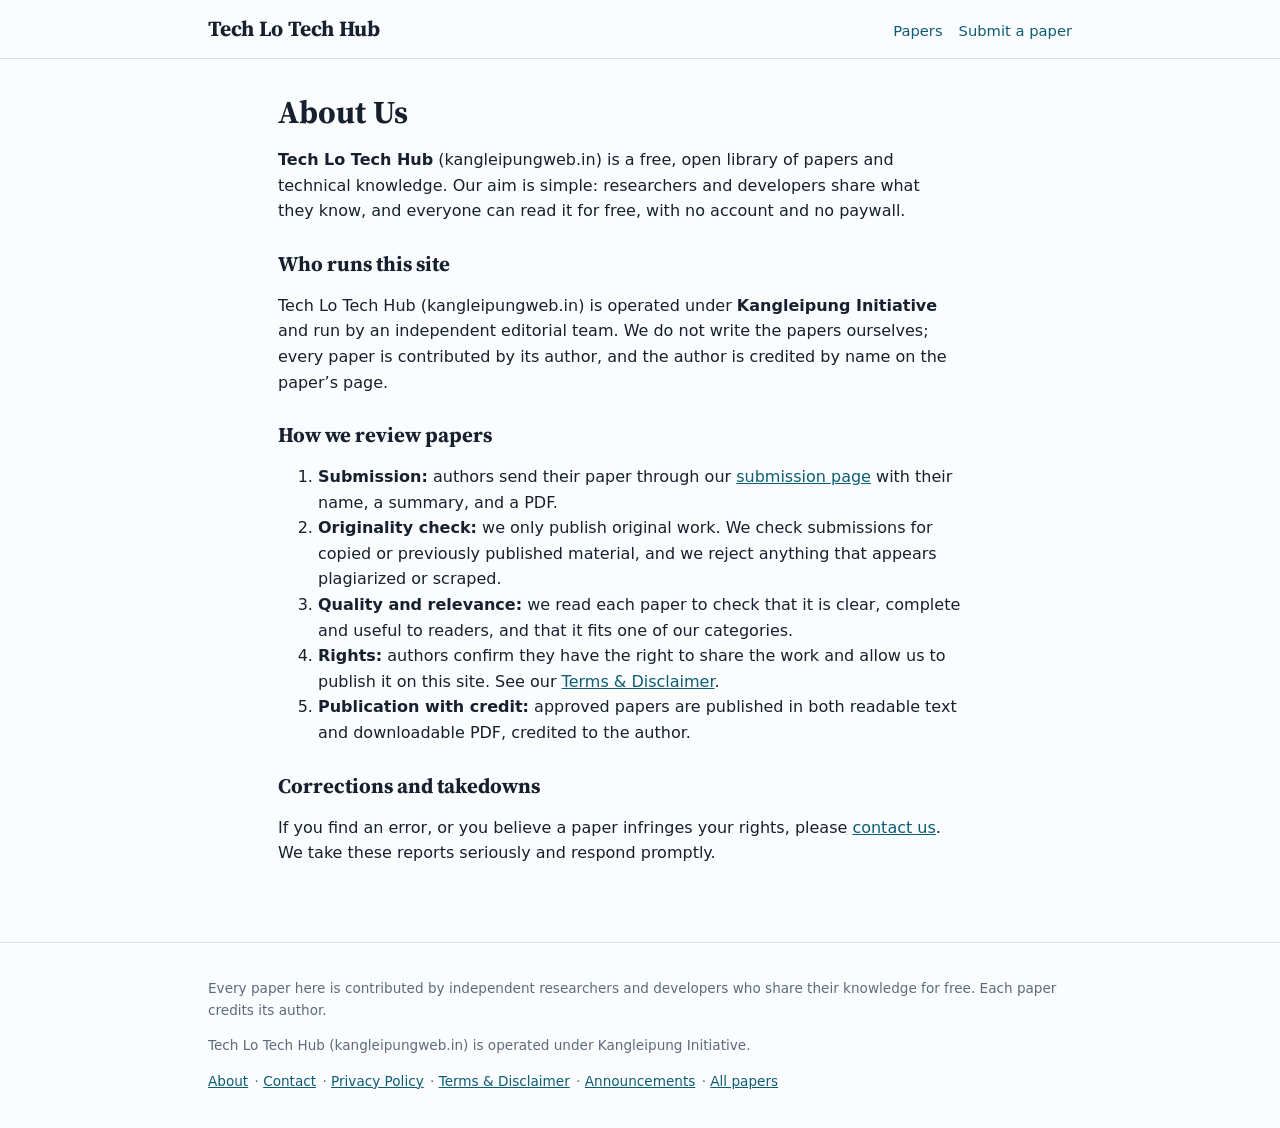
<file: about.html>
<!DOCTYPE html><html lang="en"><head><meta charset="utf-8">
<meta name="viewport" content="width=device-width, initial-scale=1, viewport-fit=cover">
<title>About Us · Tech Lo Tech Hub</title><meta name="description" content="Who runs Tech Lo Tech Hub and how papers are reviewed before they are published.">
<link href="https://fonts.googleapis.com/css2?family=Source+Serif+4:ital,wght@0,400;0,700;1,400&display=swap" rel="stylesheet">
<link rel="stylesheet" href="css/style.css?v=6"></head><body>
<header class="top"><div class="wrap"><a class="site-name" href="index.html">Tech Lo Tech Hub</a><nav><a href="index.html">Papers</a><a href="submit.html">Submit a paper</a></nav></div></header>
<main class="wrap prose"><h1>About Us</h1>
<p><strong>Tech Lo Tech Hub</strong> (kangleipungweb.in) is a free, open library of papers and technical knowledge. Our aim is simple: researchers and developers share what they know, and everyone can read it for free, with no account and no paywall.</p>
<h2>Who runs this site</h2>
<p>Tech Lo Tech Hub (kangleipungweb.in) is operated under <strong>Kangleipung Initiative</strong> and run by an independent editorial team. We do not write the papers ourselves; every paper is contributed by its author, and the author is credited by name on the paper’s page.</p>
<h2>How we review papers</h2>
<ol>
<li><strong>Submission:</strong> authors send their paper through our <a href="submit.html">submission page</a> with their name, a summary, and a PDF.</li>
<li><strong>Originality check:</strong> we only publish original work. We check submissions for copied or previously published material, and we reject anything that appears plagiarized or scraped.</li>
<li><strong>Quality and relevance:</strong> we read each paper to check that it is clear, complete and useful to readers, and that it fits one of our categories.</li>
<li><strong>Rights:</strong> authors confirm they have the right to share the work and allow us to publish it on this site. See our <a href="terms.html">Terms &amp; Disclaimer</a>.</li>
<li><strong>Publication with credit:</strong> approved papers are published in both readable text and downloadable PDF, credited to the author.</li>
</ol>
<h2>Corrections and takedowns</h2>
<p>If you find an error, or you believe a paper infringes your rights, please <a href="contact.html">contact us</a>. We take these reports seriously and respond promptly.</p></main>
<footer><div class="wrap"><p>Every paper here is contributed by independent researchers and developers who share their knowledge for free. Each paper credits its author.</p><p>Tech Lo Tech Hub (kangleipungweb.in) is operated under Kangleipung Initiative.</p><p class="flinks"><a href="about.html">About</a> · <a href="contact.html">Contact</a> · <a href="privacy.html">Privacy Policy</a> · <a href="terms.html">Terms &amp; Disclaimer</a> · <a href="announcements.html">Announcements</a> · <a href="archive.html">All papers</a></p></div></footer><script src="js/config.js?v=6"></script><script src="js/announce.js?v=6"></script></body></html>
</file>
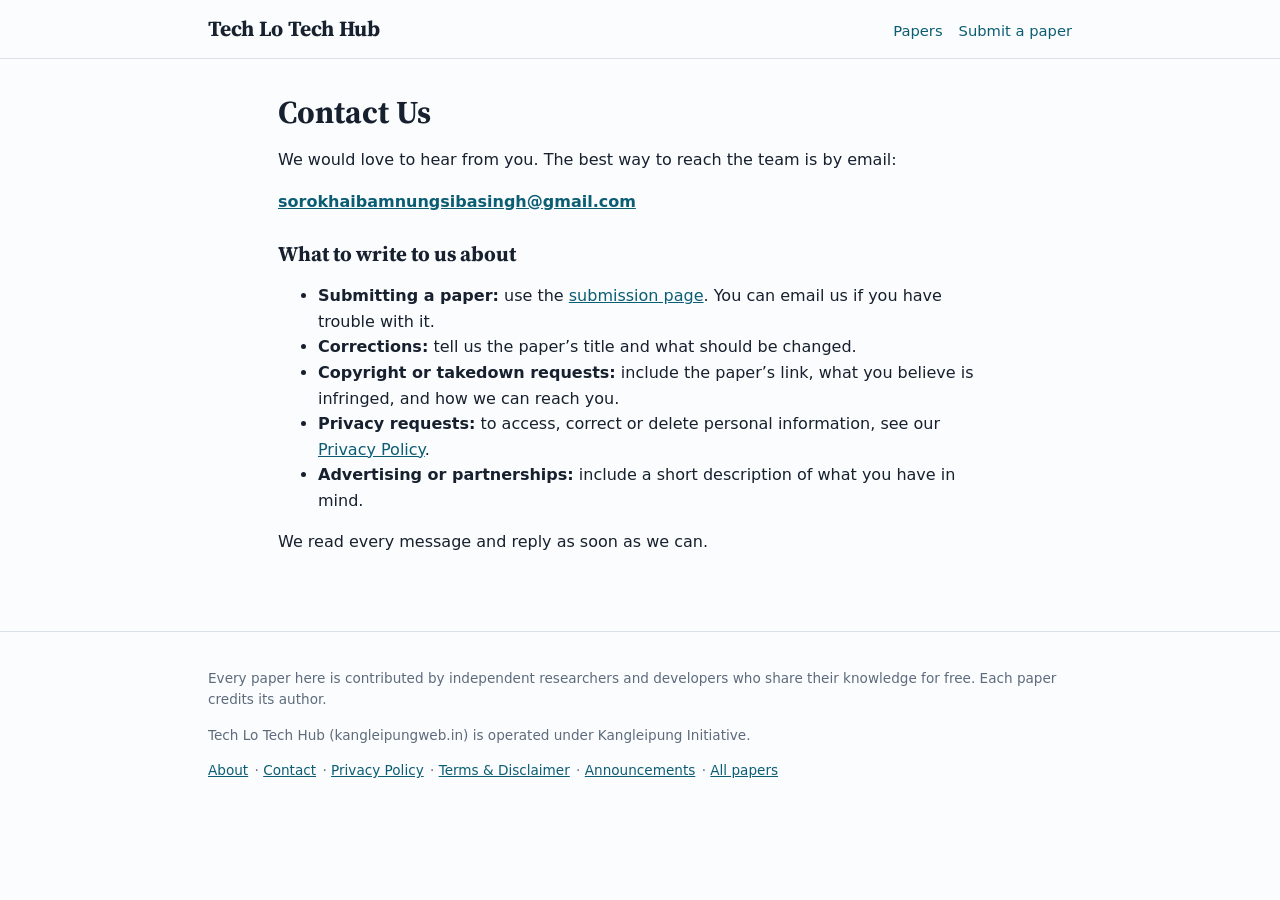
<file: contact.html>
<!DOCTYPE html><html lang="en"><head><meta charset="utf-8">
<meta name="viewport" content="width=device-width, initial-scale=1, viewport-fit=cover">
<title>Contact Us · Tech Lo Tech Hub</title><meta name="description" content="How to contact the Tech Lo Tech Hub team about papers, corrections, copyright or privacy.">
<link href="https://fonts.googleapis.com/css2?family=Source+Serif+4:ital,wght@0,400;0,700;1,400&display=swap" rel="stylesheet">
<link rel="stylesheet" href="css/style.css?v=6"></head><body>
<header class="top"><div class="wrap"><a class="site-name" href="index.html">Tech Lo Tech Hub</a><nav><a href="index.html">Papers</a><a href="submit.html">Submit a paper</a></nav></div></header>
<main class="wrap prose"><h1>Contact Us</h1>
<p>We would love to hear from you. The best way to reach the team is by email:</p>
<p><a href="mailto:sorokhaibamnungsibasingh@gmail.com"><strong>sorokhaibamnungsibasingh@gmail.com</strong></a></p>
<h2>What to write to us about</h2>
<ul>
<li><strong>Submitting a paper:</strong> use the <a href="submit.html">submission page</a>. You can email us if you have trouble with it.</li>
<li><strong>Corrections:</strong> tell us the paper’s title and what should be changed.</li>
<li><strong>Copyright or takedown requests:</strong> include the paper’s link, what you believe is infringed, and how we can reach you.</li>
<li><strong>Privacy requests:</strong> to access, correct or delete personal information, see our <a href="privacy.html">Privacy Policy</a>.</li>
<li><strong>Advertising or partnerships:</strong> include a short description of what you have in mind.</li>
</ul>
<p>We read every message and reply as soon as we can.</p></main>
<footer><div class="wrap"><p>Every paper here is contributed by independent researchers and developers who share their knowledge for free. Each paper credits its author.</p><p>Tech Lo Tech Hub (kangleipungweb.in) is operated under Kangleipung Initiative.</p><p class="flinks"><a href="about.html">About</a> · <a href="contact.html">Contact</a> · <a href="privacy.html">Privacy Policy</a> · <a href="terms.html">Terms &amp; Disclaimer</a> · <a href="announcements.html">Announcements</a> · <a href="archive.html">All papers</a></p></div></footer><script src="js/config.js?v=6"></script><script src="js/announce.js?v=6"></script></body></html>
</file>
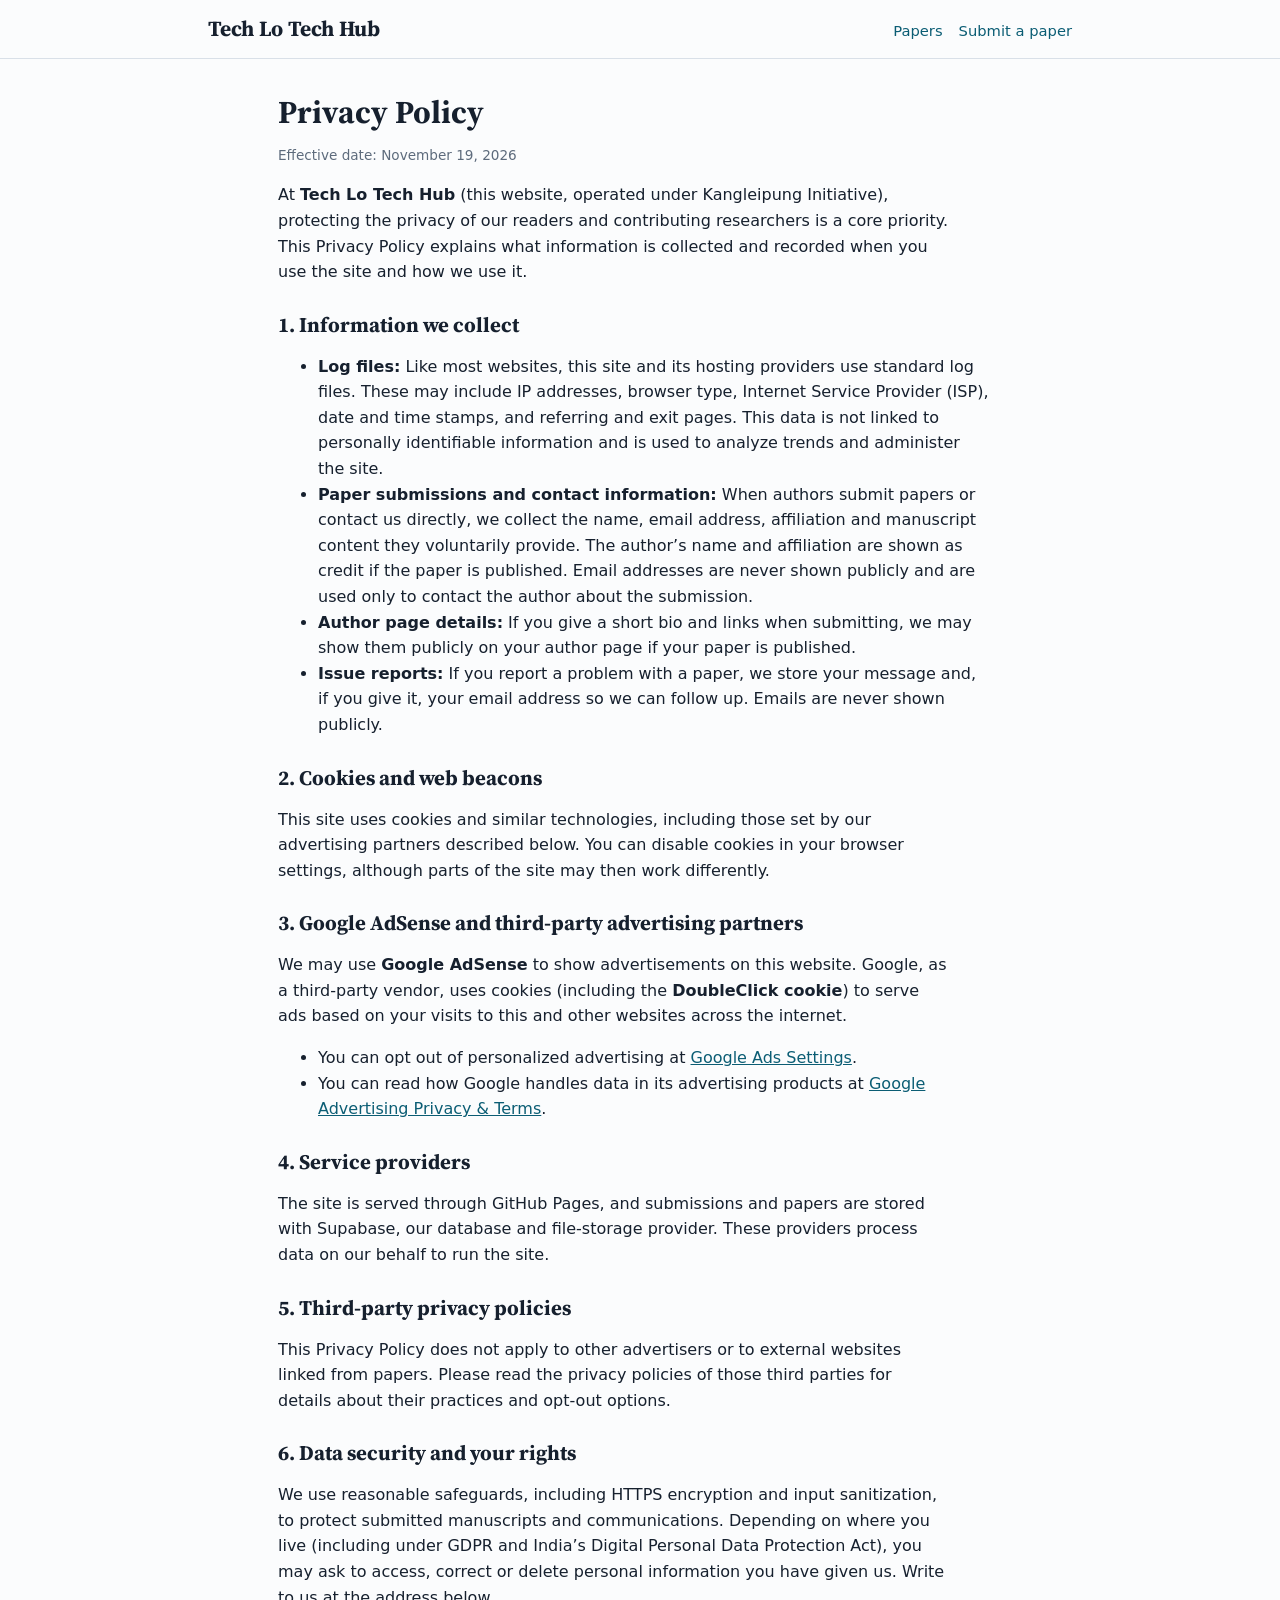
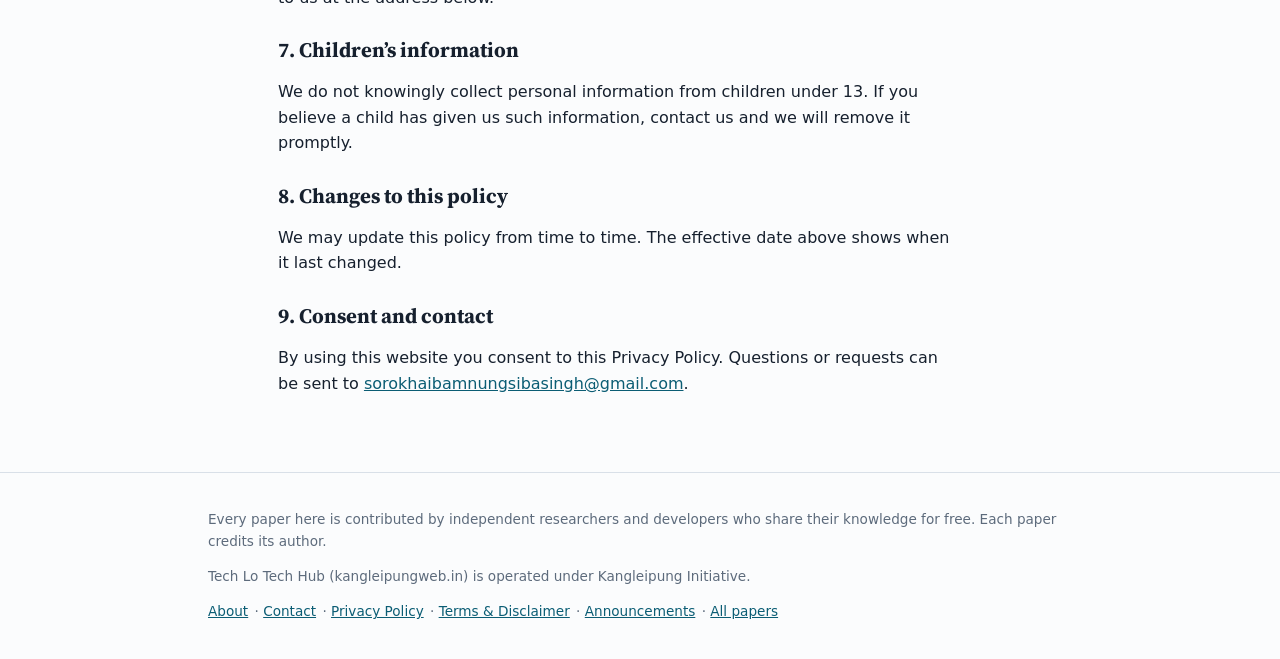
<file: privacy.html>
<!DOCTYPE html><html lang="en"><head><meta charset="utf-8">
<meta name="viewport" content="width=device-width, initial-scale=1, viewport-fit=cover">
<title>Privacy Policy · Tech Lo Tech Hub</title><meta name="description" content="How Tech Lo Tech Hub collects, uses and protects information, including Google AdSense and cookies.">
<link href="https://fonts.googleapis.com/css2?family=Source+Serif+4:ital,wght@0,400;0,700;1,400&display=swap" rel="stylesheet">
<link rel="stylesheet" href="css/style.css?v=6"></head><body>
<header class="top"><div class="wrap"><a class="site-name" href="index.html">Tech Lo Tech Hub</a><nav><a href="index.html">Papers</a><a href="submit.html">Submit a paper</a></nav></div></header>
<main class="wrap prose"><h1>Privacy Policy</h1>
<p class="meta">Effective date: November 19, 2026</p>
<p>At <strong>Tech Lo Tech Hub</strong> (this website, operated under Kangleipung Initiative), protecting the privacy of our readers and contributing researchers is a core priority. This Privacy Policy explains what information is collected and recorded when you use the site and how we use it.</p>
<h2>1. Information we collect</h2>
<ul>
<li><strong>Log files:</strong> Like most websites, this site and its hosting providers use standard log files. These may include IP addresses, browser type, Internet Service Provider (ISP), date and time stamps, and referring and exit pages. This data is not linked to personally identifiable information and is used to analyze trends and administer the site.</li>
<li><strong>Paper submissions and contact information:</strong> When authors submit papers or contact us directly, we collect the name, email address, affiliation and manuscript content they voluntarily provide. The author’s name and affiliation are shown as credit if the paper is published. Email addresses are never shown publicly and are used only to contact the author about the submission.</li>
<li><strong>Author page details:</strong> If you give a short bio and links when submitting, we may show them publicly on your author page if your paper is published.</li>
<li><strong>Issue reports:</strong> If you report a problem with a paper, we store your message and, if you give it, your email address so we can follow up. Emails are never shown publicly.</li>
</ul>
<h2>2. Cookies and web beacons</h2>
<p>This site uses cookies and similar technologies, including those set by our advertising partners described below. You can disable cookies in your browser settings, although parts of the site may then work differently.</p>
<h2>3. Google AdSense and third-party advertising partners</h2>
<p>We may use <strong>Google AdSense</strong> to show advertisements on this website. Google, as a third-party vendor, uses cookies (including the <strong>DoubleClick cookie</strong>) to serve ads based on your visits to this and other websites across the internet.</p>
<ul>
<li>You can opt out of personalized advertising at <a href="https://adssettings.google.com" target="_blank" rel="noopener noreferrer">Google Ads Settings</a>.</li>
<li>You can read how Google handles data in its advertising products at <a href="https://policies.google.com/technologies/ads" target="_blank" rel="noopener noreferrer">Google Advertising Privacy &amp; Terms</a>.</li>
</ul>
<h2>4. Service providers</h2>
<p>The site is served through GitHub Pages, and submissions and papers are stored with Supabase, our database and file-storage provider. These providers process data on our behalf to run the site.</p>
<h2>5. Third-party privacy policies</h2>
<p>This Privacy Policy does not apply to other advertisers or to external websites linked from papers. Please read the privacy policies of those third parties for details about their practices and opt-out options.</p>
<h2>6. Data security and your rights</h2>
<p>We use reasonable safeguards, including HTTPS encryption and input sanitization, to protect submitted manuscripts and communications. Depending on where you live (including under GDPR and India’s Digital Personal Data Protection Act), you may ask to access, correct or delete personal information you have given us. Write to us at the address below.</p>
<h2>7. Children’s information</h2>
<p>We do not knowingly collect personal information from children under 13. If you believe a child has given us such information, contact us and we will remove it promptly.</p>
<h2>8. Changes to this policy</h2>
<p>We may update this policy from time to time. The effective date above shows when it last changed.</p>
<h2>9. Consent and contact</h2>
<p>By using this website you consent to this Privacy Policy. Questions or requests can be sent to <a href="mailto:sorokhaibamnungsibasingh@gmail.com">sorokhaibamnungsibasingh@gmail.com</a>.</p></main>
<footer><div class="wrap"><p>Every paper here is contributed by independent researchers and developers who share their knowledge for free. Each paper credits its author.</p><p>Tech Lo Tech Hub (kangleipungweb.in) is operated under Kangleipung Initiative.</p><p class="flinks"><a href="about.html">About</a> · <a href="contact.html">Contact</a> · <a href="privacy.html">Privacy Policy</a> · <a href="terms.html">Terms &amp; Disclaimer</a> · <a href="announcements.html">Announcements</a> · <a href="archive.html">All papers</a></p></div></footer><script src="js/config.js?v=6"></script><script src="js/announce.js?v=6"></script></body></html>
</file>
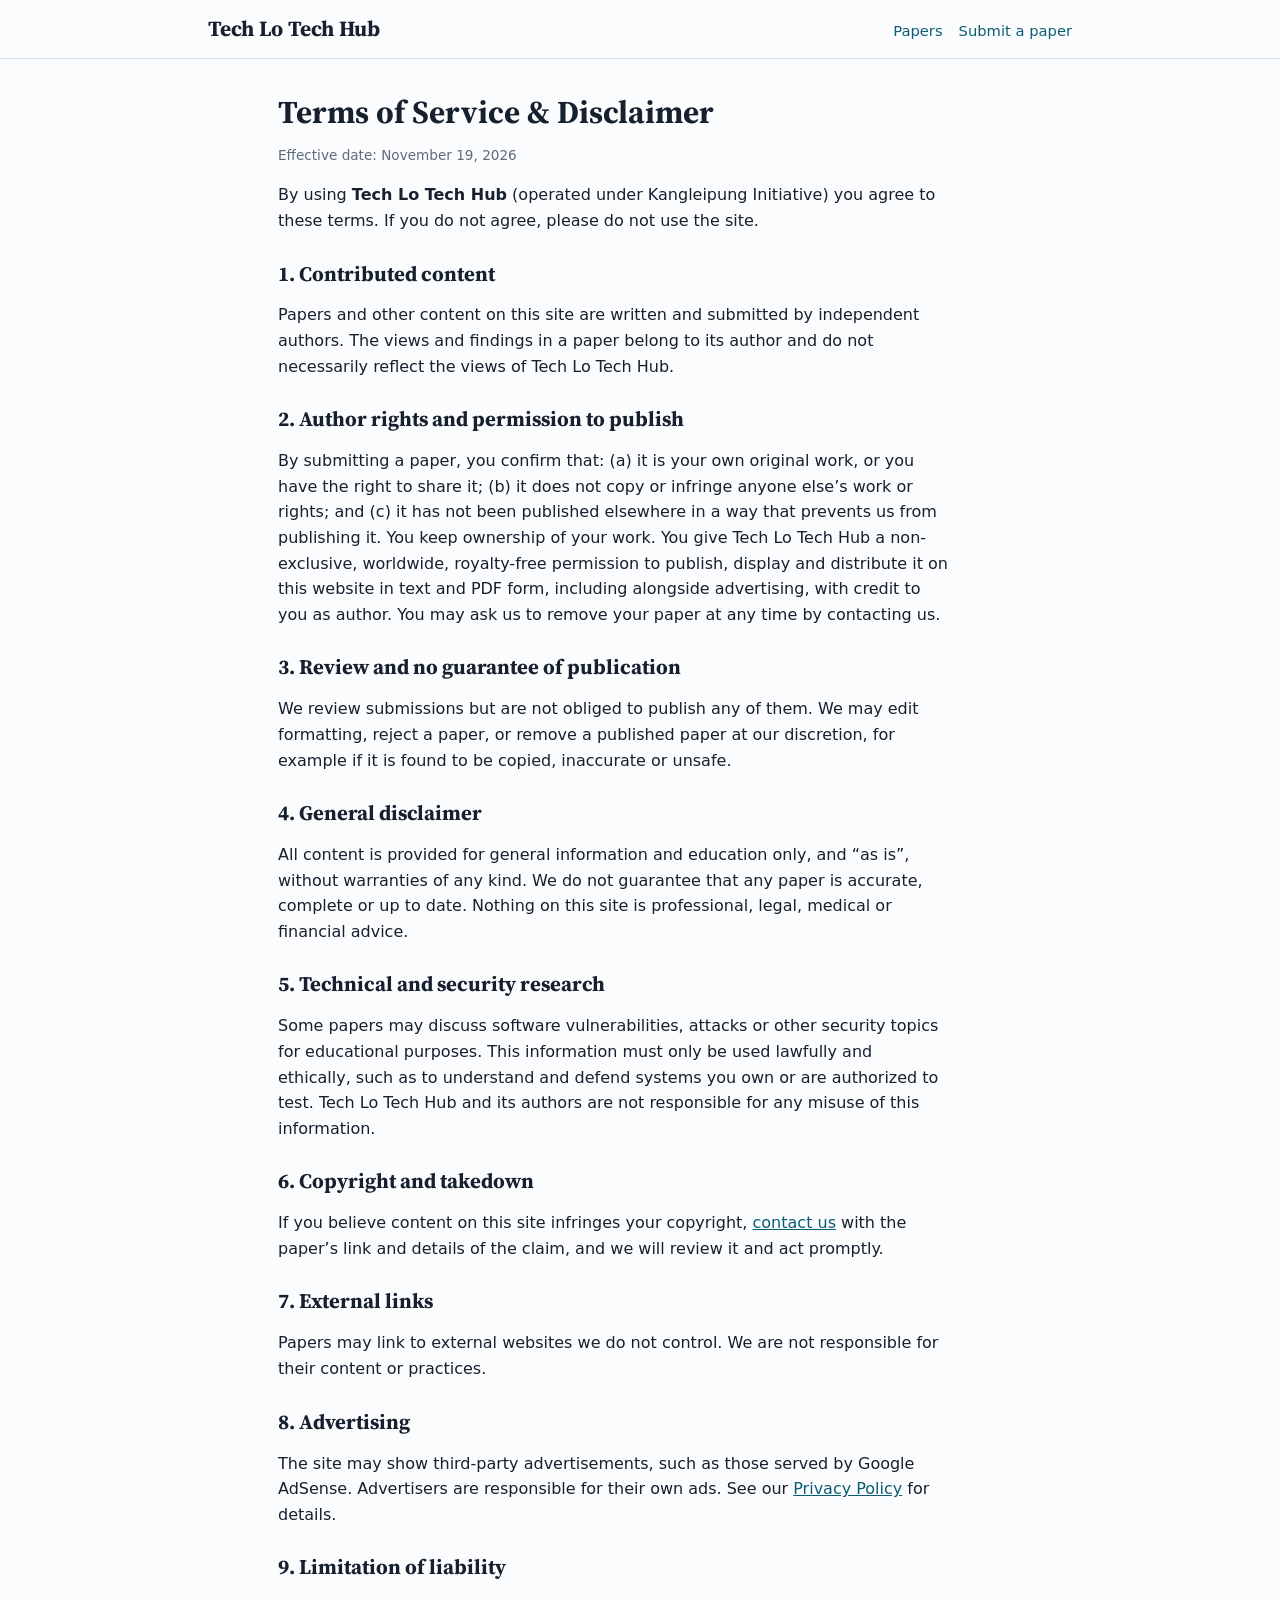
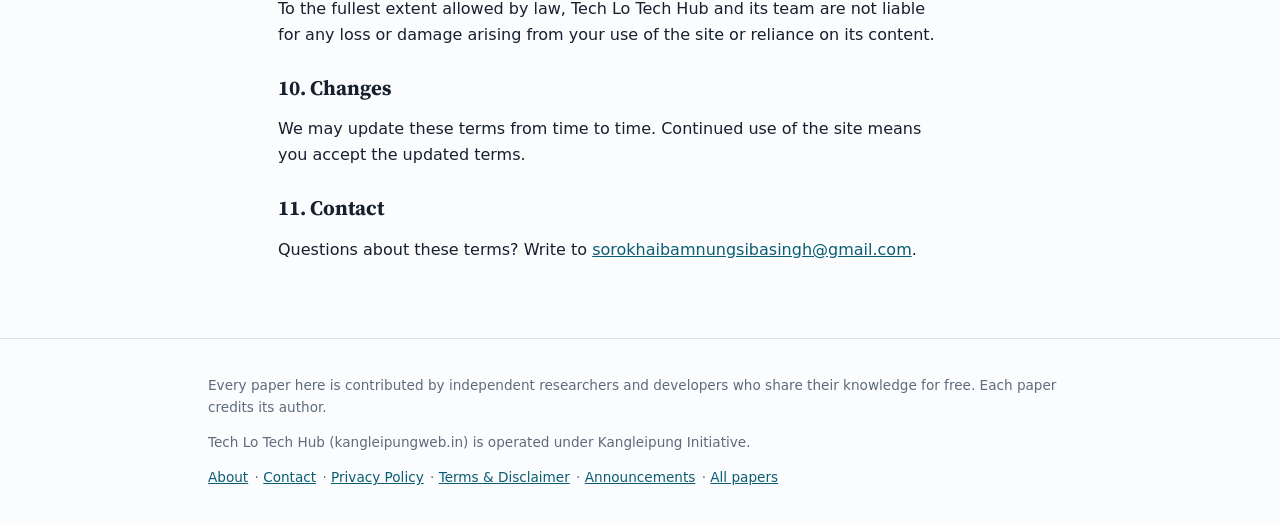
<file: terms.html>
<!DOCTYPE html><html lang="en"><head><meta charset="utf-8">
<meta name="viewport" content="width=device-width, initial-scale=1, viewport-fit=cover">
<title>Terms of Service &amp; Disclaimer · Tech Lo Tech Hub</title><meta name="description" content="Terms of use, author rights and disclaimers for Tech Lo Tech Hub, including user-submitted technical and security research.">
<link href="https://fonts.googleapis.com/css2?family=Source+Serif+4:ital,wght@0,400;0,700;1,400&display=swap" rel="stylesheet">
<link rel="stylesheet" href="css/style.css?v=6"></head><body>
<header class="top"><div class="wrap"><a class="site-name" href="index.html">Tech Lo Tech Hub</a><nav><a href="index.html">Papers</a><a href="submit.html">Submit a paper</a></nav></div></header>
<main class="wrap prose"><h1>Terms of Service &amp; Disclaimer</h1>
<p class="meta">Effective date: November 19, 2026</p>
<p>By using <strong>Tech Lo Tech Hub</strong> (operated under Kangleipung Initiative) you agree to these terms. If you do not agree, please do not use the site.</p>
<h2>1. Contributed content</h2>
<p>Papers and other content on this site are written and submitted by independent authors. The views and findings in a paper belong to its author and do not necessarily reflect the views of Tech Lo Tech Hub.</p>
<h2>2. Author rights and permission to publish</h2>
<p>By submitting a paper, you confirm that: (a) it is your own original work, or you have the right to share it; (b) it does not copy or infringe anyone else’s work or rights; and (c) it has not been published elsewhere in a way that prevents us from publishing it. You keep ownership of your work. You give Tech Lo Tech Hub a non-exclusive, worldwide, royalty-free permission to publish, display and distribute it on this website in text and PDF form, including alongside advertising, with credit to you as author. You may ask us to remove your paper at any time by contacting us.</p>
<h2>3. Review and no guarantee of publication</h2>
<p>We review submissions but are not obliged to publish any of them. We may edit formatting, reject a paper, or remove a published paper at our discretion, for example if it is found to be copied, inaccurate or unsafe.</p>
<h2>4. General disclaimer</h2>
<p>All content is provided for general information and education only, and “as is”, without warranties of any kind. We do not guarantee that any paper is accurate, complete or up to date. Nothing on this site is professional, legal, medical or financial advice.</p>
<h2>5. Technical and security research</h2>
<p>Some papers may discuss software vulnerabilities, attacks or other security topics for educational purposes. This information must only be used lawfully and ethically, such as to understand and defend systems you own or are authorized to test. Tech Lo Tech Hub and its authors are not responsible for any misuse of this information.</p>
<h2>6. Copyright and takedown</h2>
<p>If you believe content on this site infringes your copyright, <a href="contact.html">contact us</a> with the paper’s link and details of the claim, and we will review it and act promptly.</p>
<h2>7. External links</h2>
<p>Papers may link to external websites we do not control. We are not responsible for their content or practices.</p>
<h2>8. Advertising</h2>
<p>The site may show third-party advertisements, such as those served by Google AdSense. Advertisers are responsible for their own ads. See our <a href="privacy.html">Privacy Policy</a> for details.</p>
<h2>9. Limitation of liability</h2>
<p>To the fullest extent allowed by law, Tech Lo Tech Hub and its team are not liable for any loss or damage arising from your use of the site or reliance on its content.</p>
<h2>10. Changes</h2>
<p>We may update these terms from time to time. Continued use of the site means you accept the updated terms.</p>
<h2>11. Contact</h2>
<p>Questions about these terms? Write to <a href="mailto:sorokhaibamnungsibasingh@gmail.com">sorokhaibamnungsibasingh@gmail.com</a>.</p></main>
<footer><div class="wrap"><p>Every paper here is contributed by independent researchers and developers who share their knowledge for free. Each paper credits its author.</p><p>Tech Lo Tech Hub (kangleipungweb.in) is operated under Kangleipung Initiative.</p><p class="flinks"><a href="about.html">About</a> · <a href="contact.html">Contact</a> · <a href="privacy.html">Privacy Policy</a> · <a href="terms.html">Terms &amp; Disclaimer</a> · <a href="announcements.html">Announcements</a> · <a href="archive.html">All papers</a></p></div></footer><script src="js/config.js?v=6"></script><script src="js/announce.js?v=6"></script></body></html>
</file>
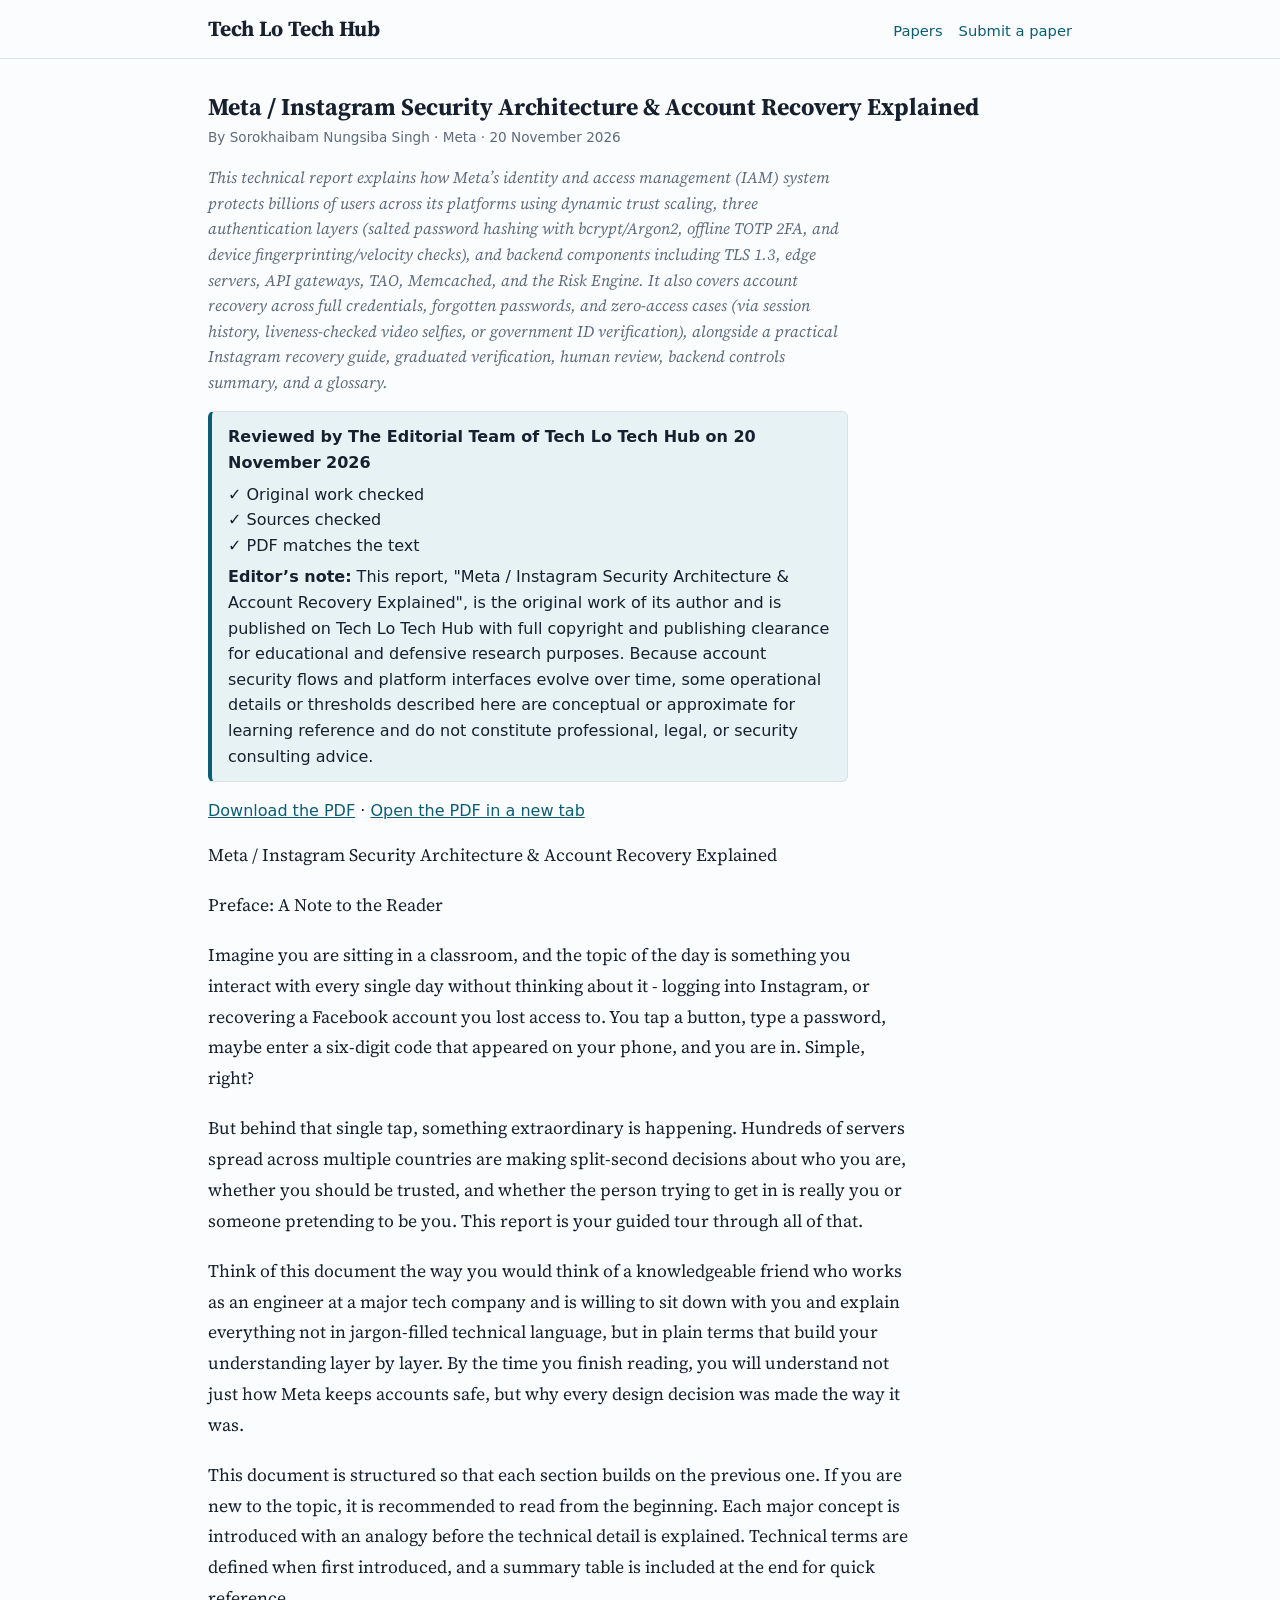
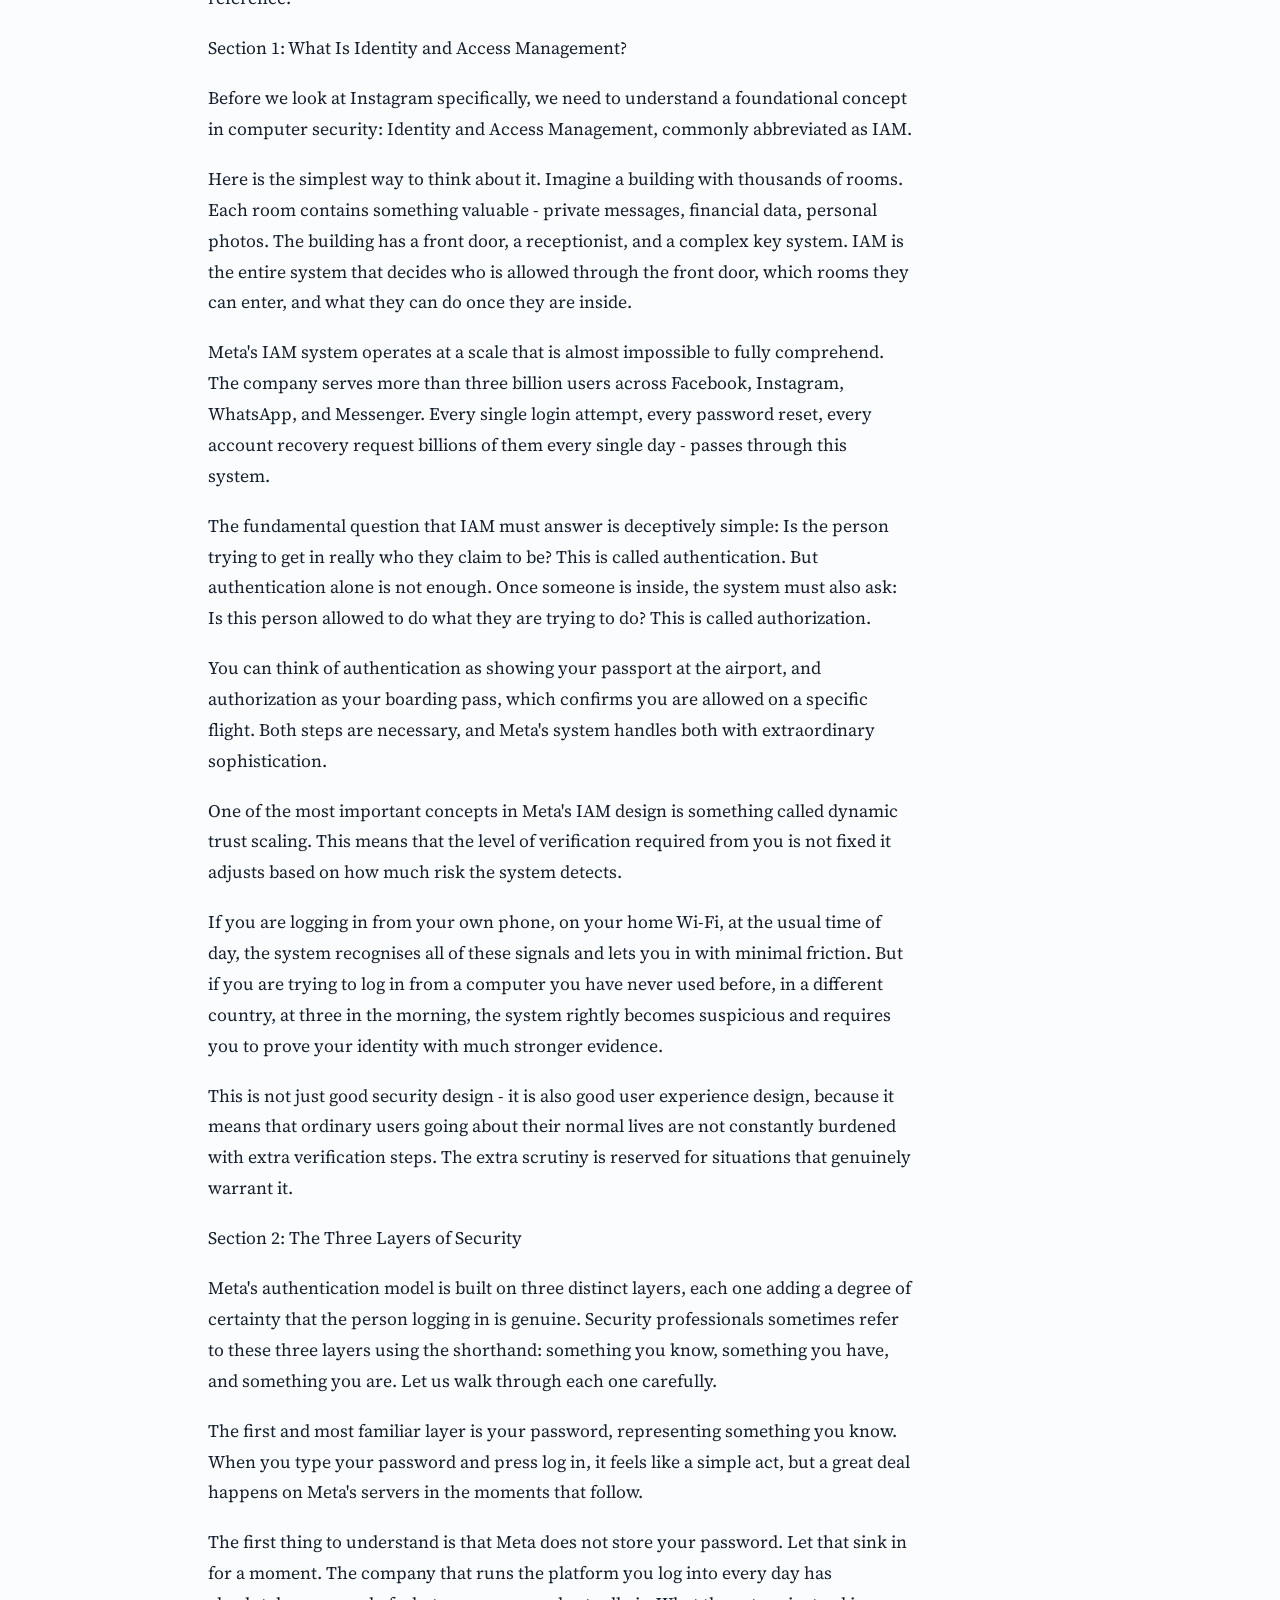
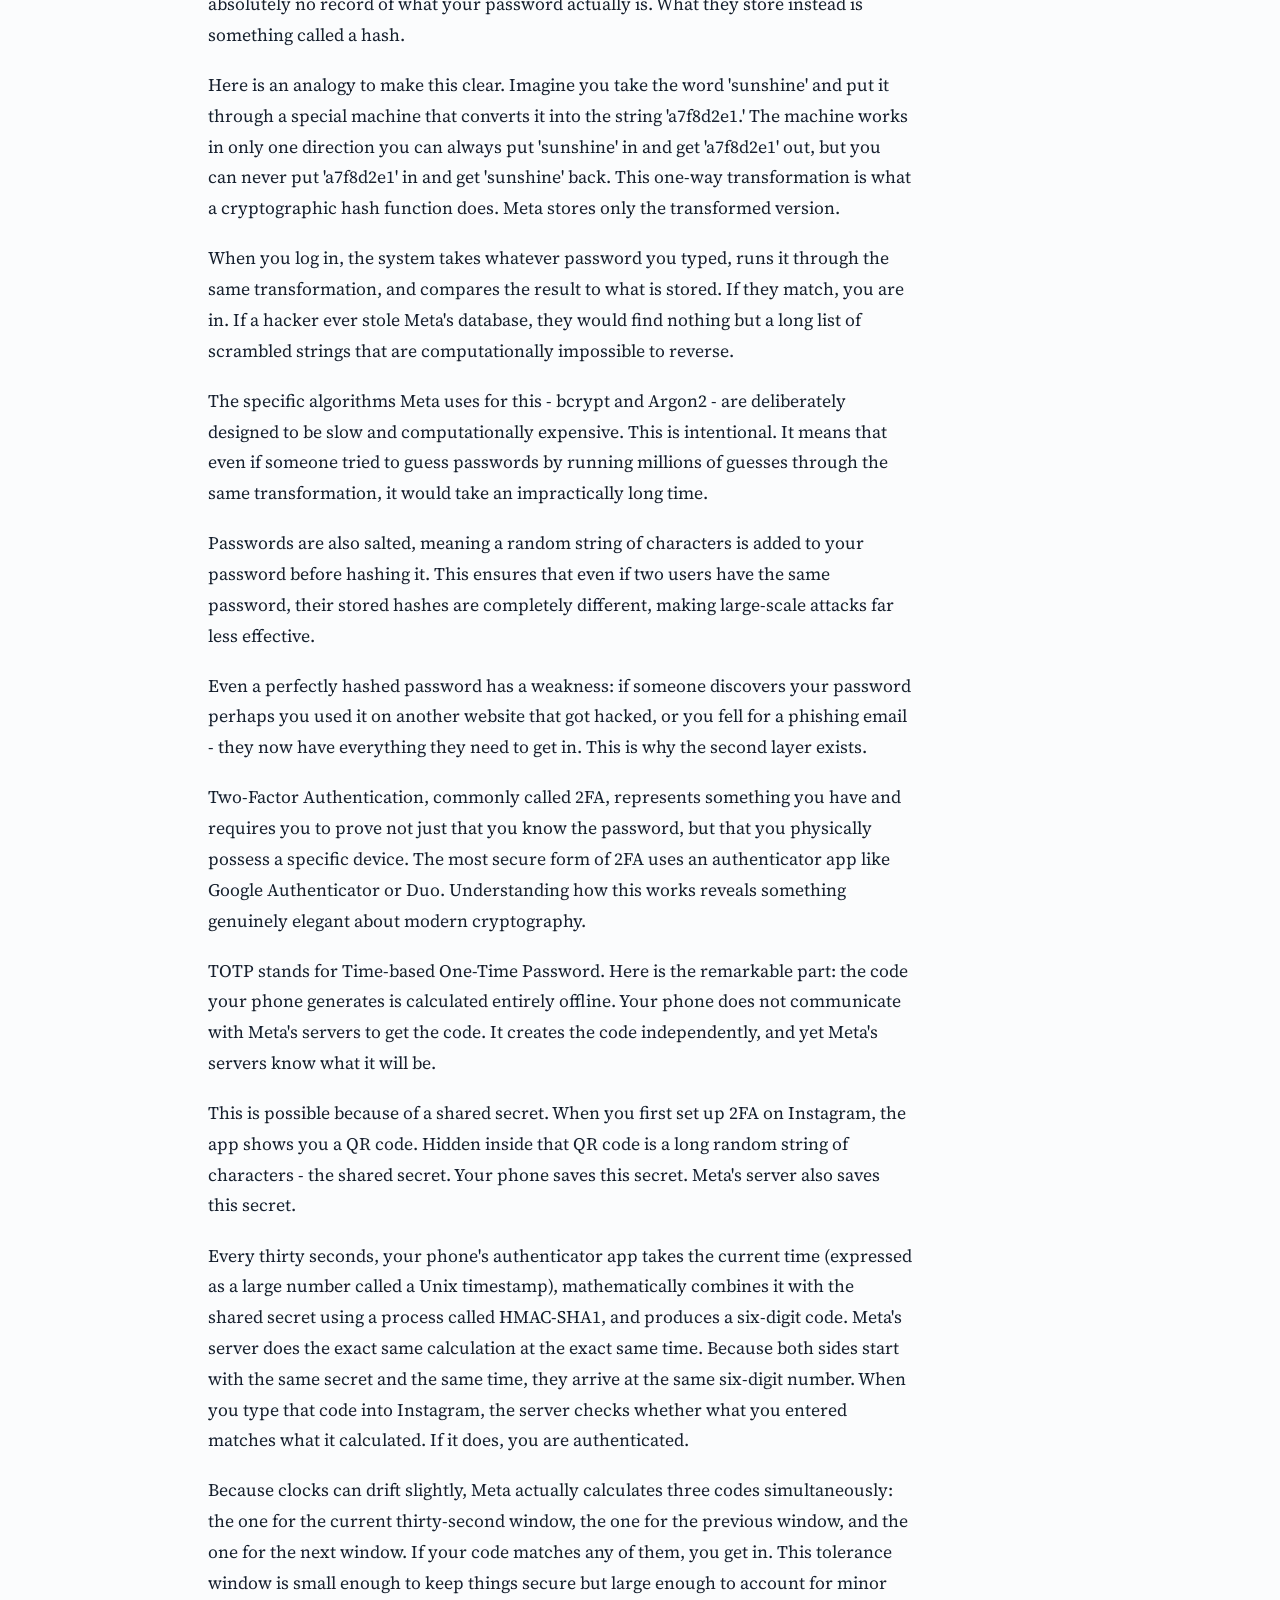
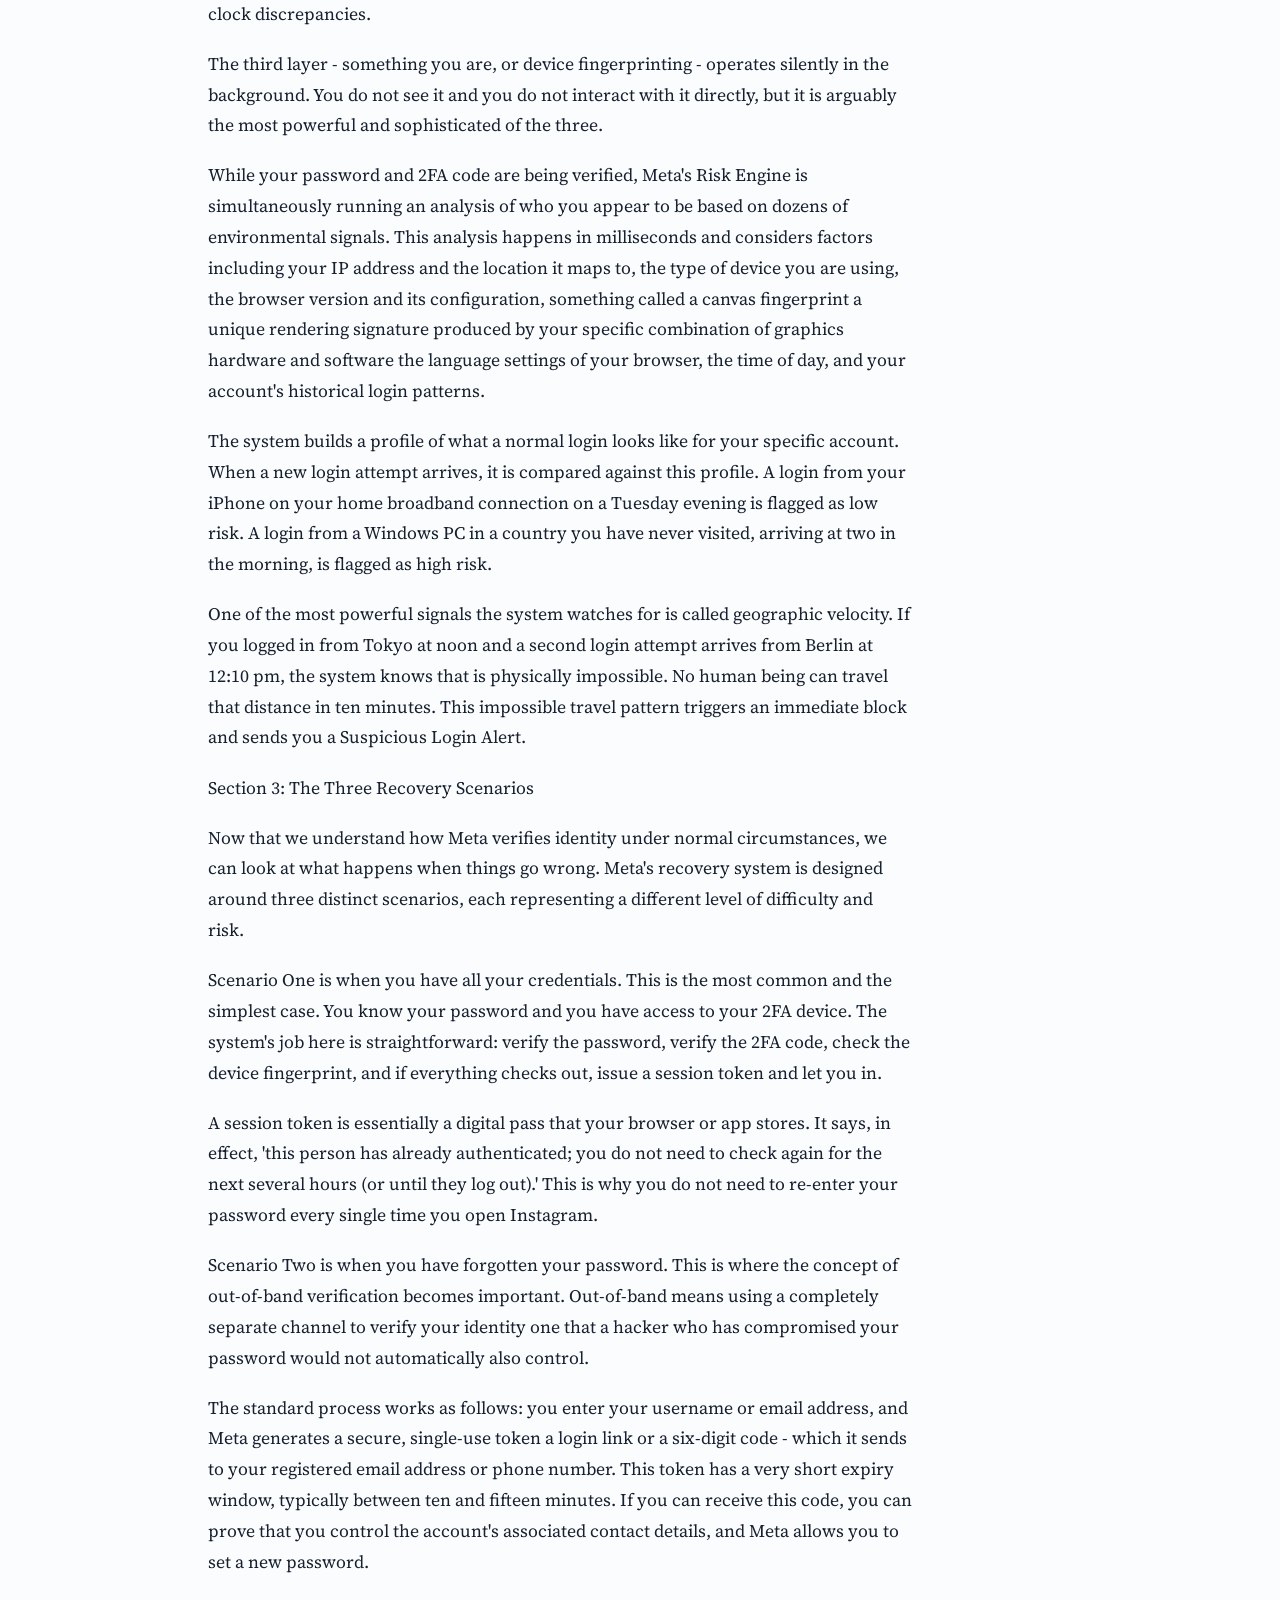
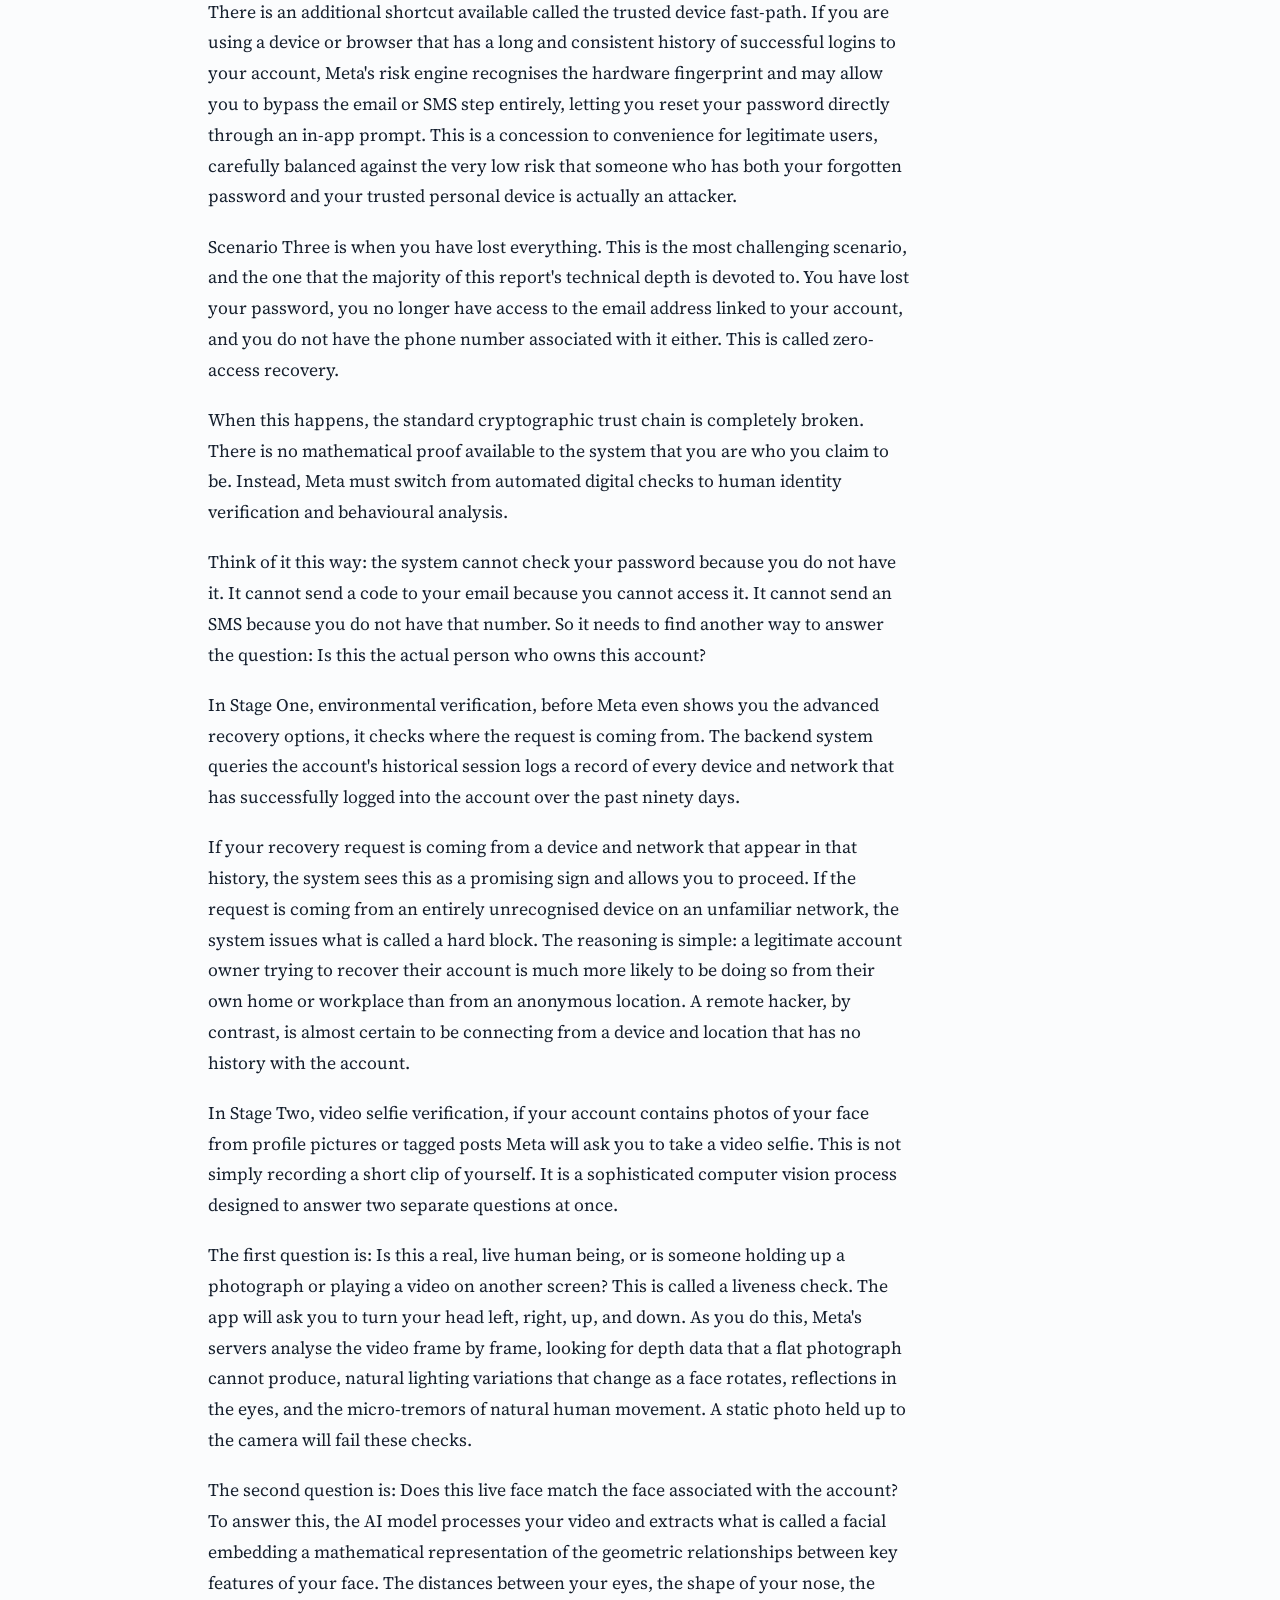
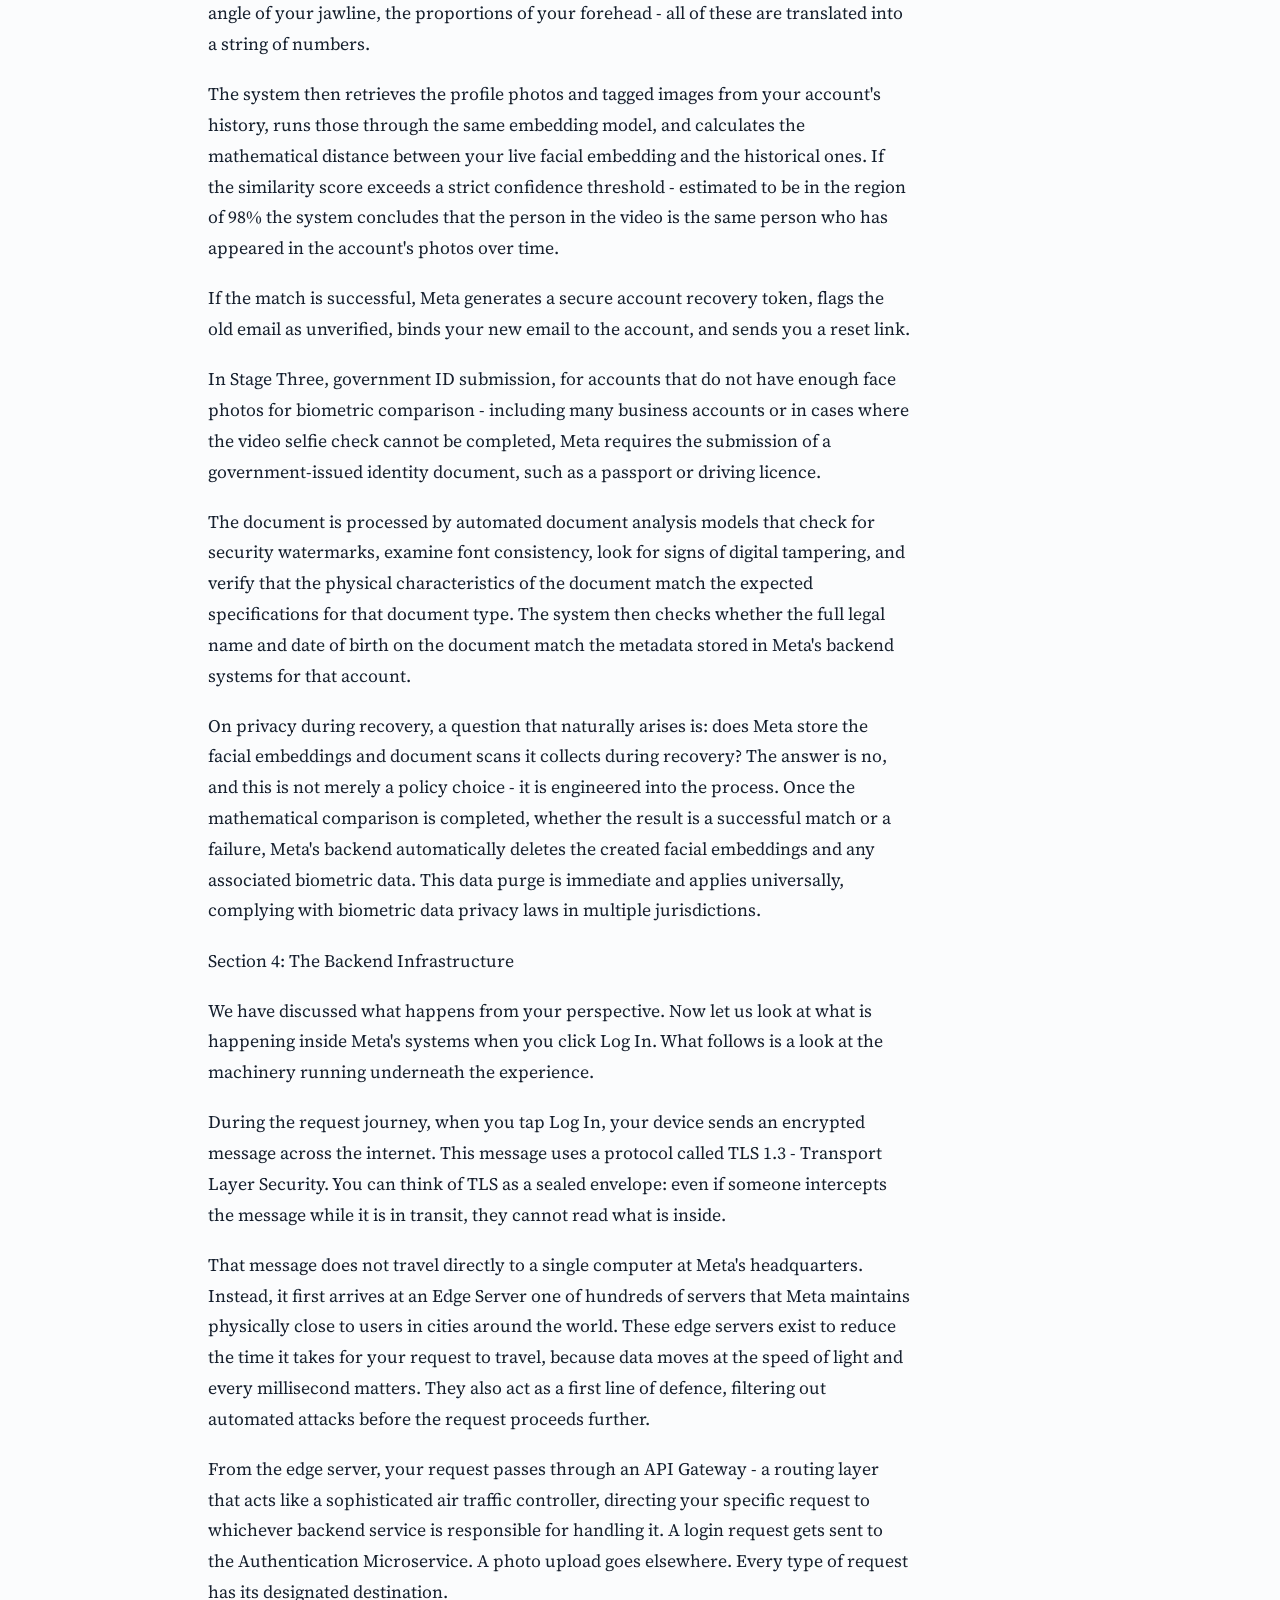
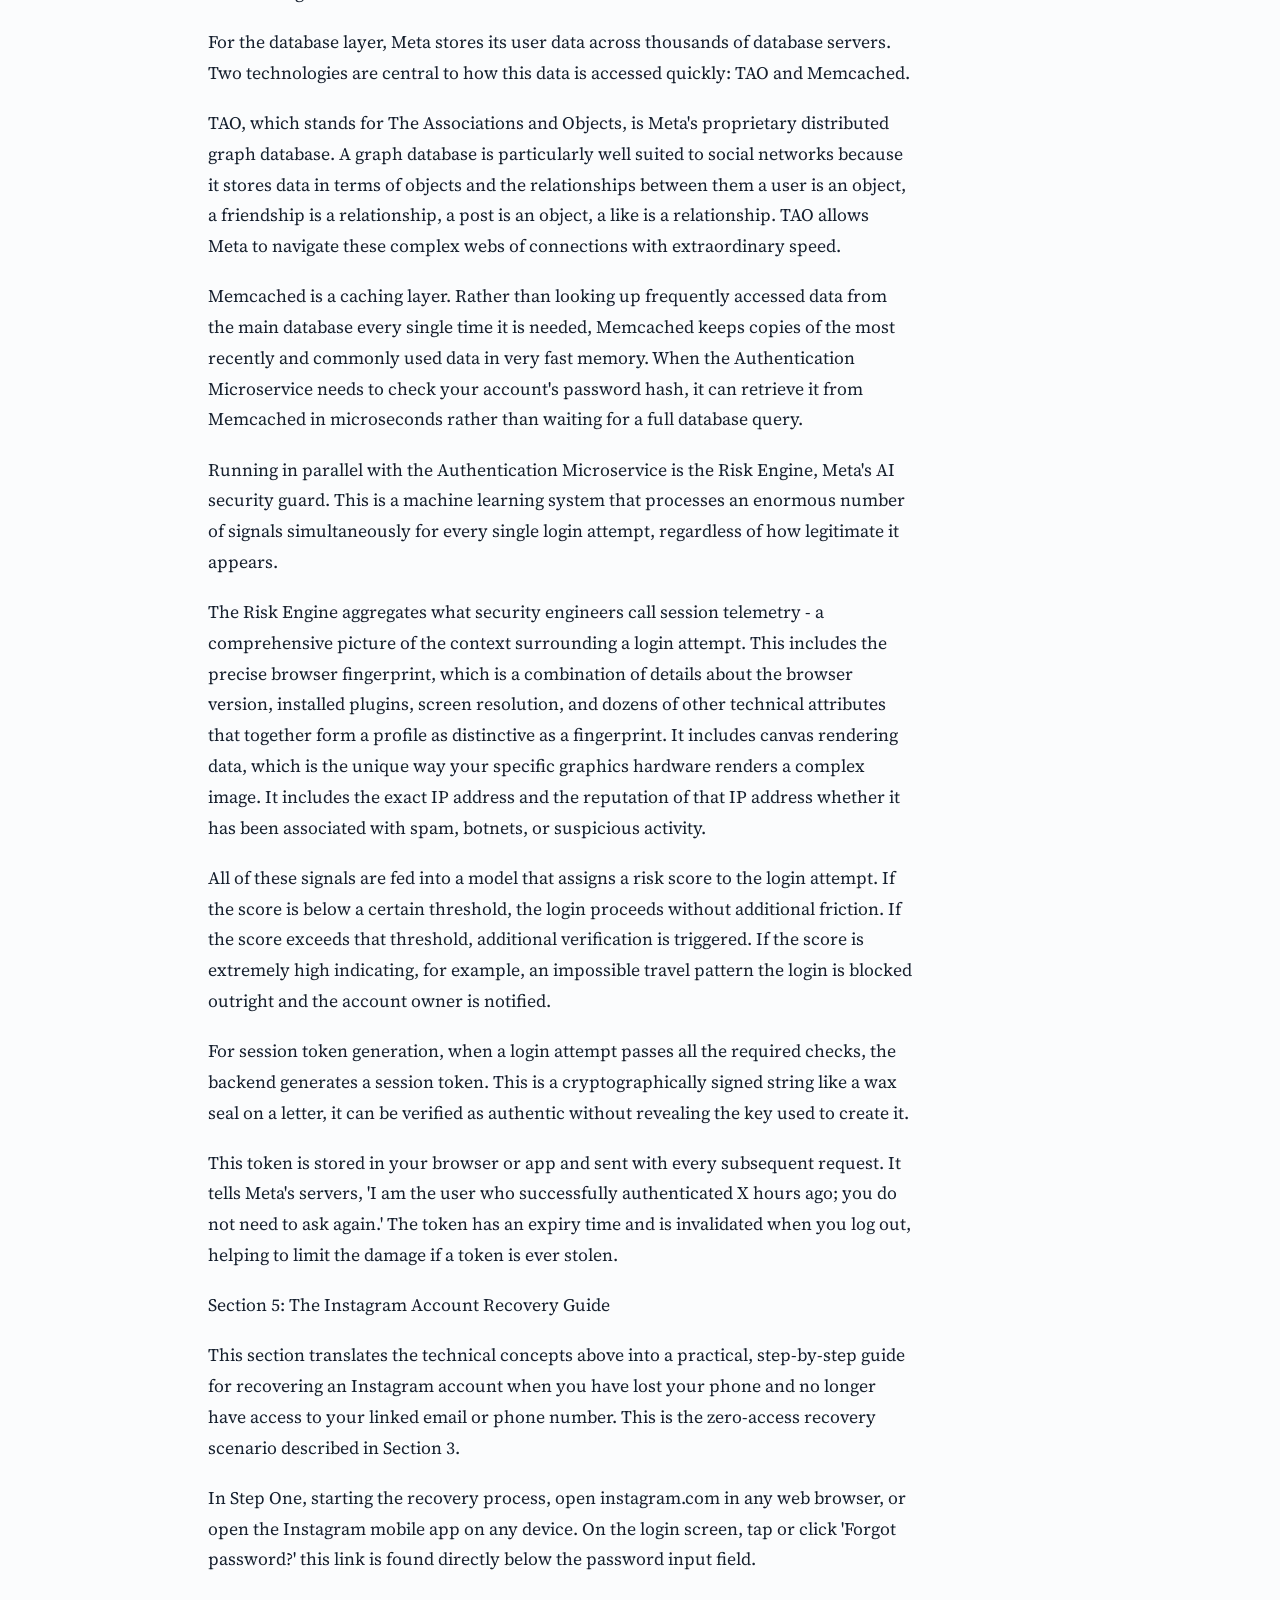
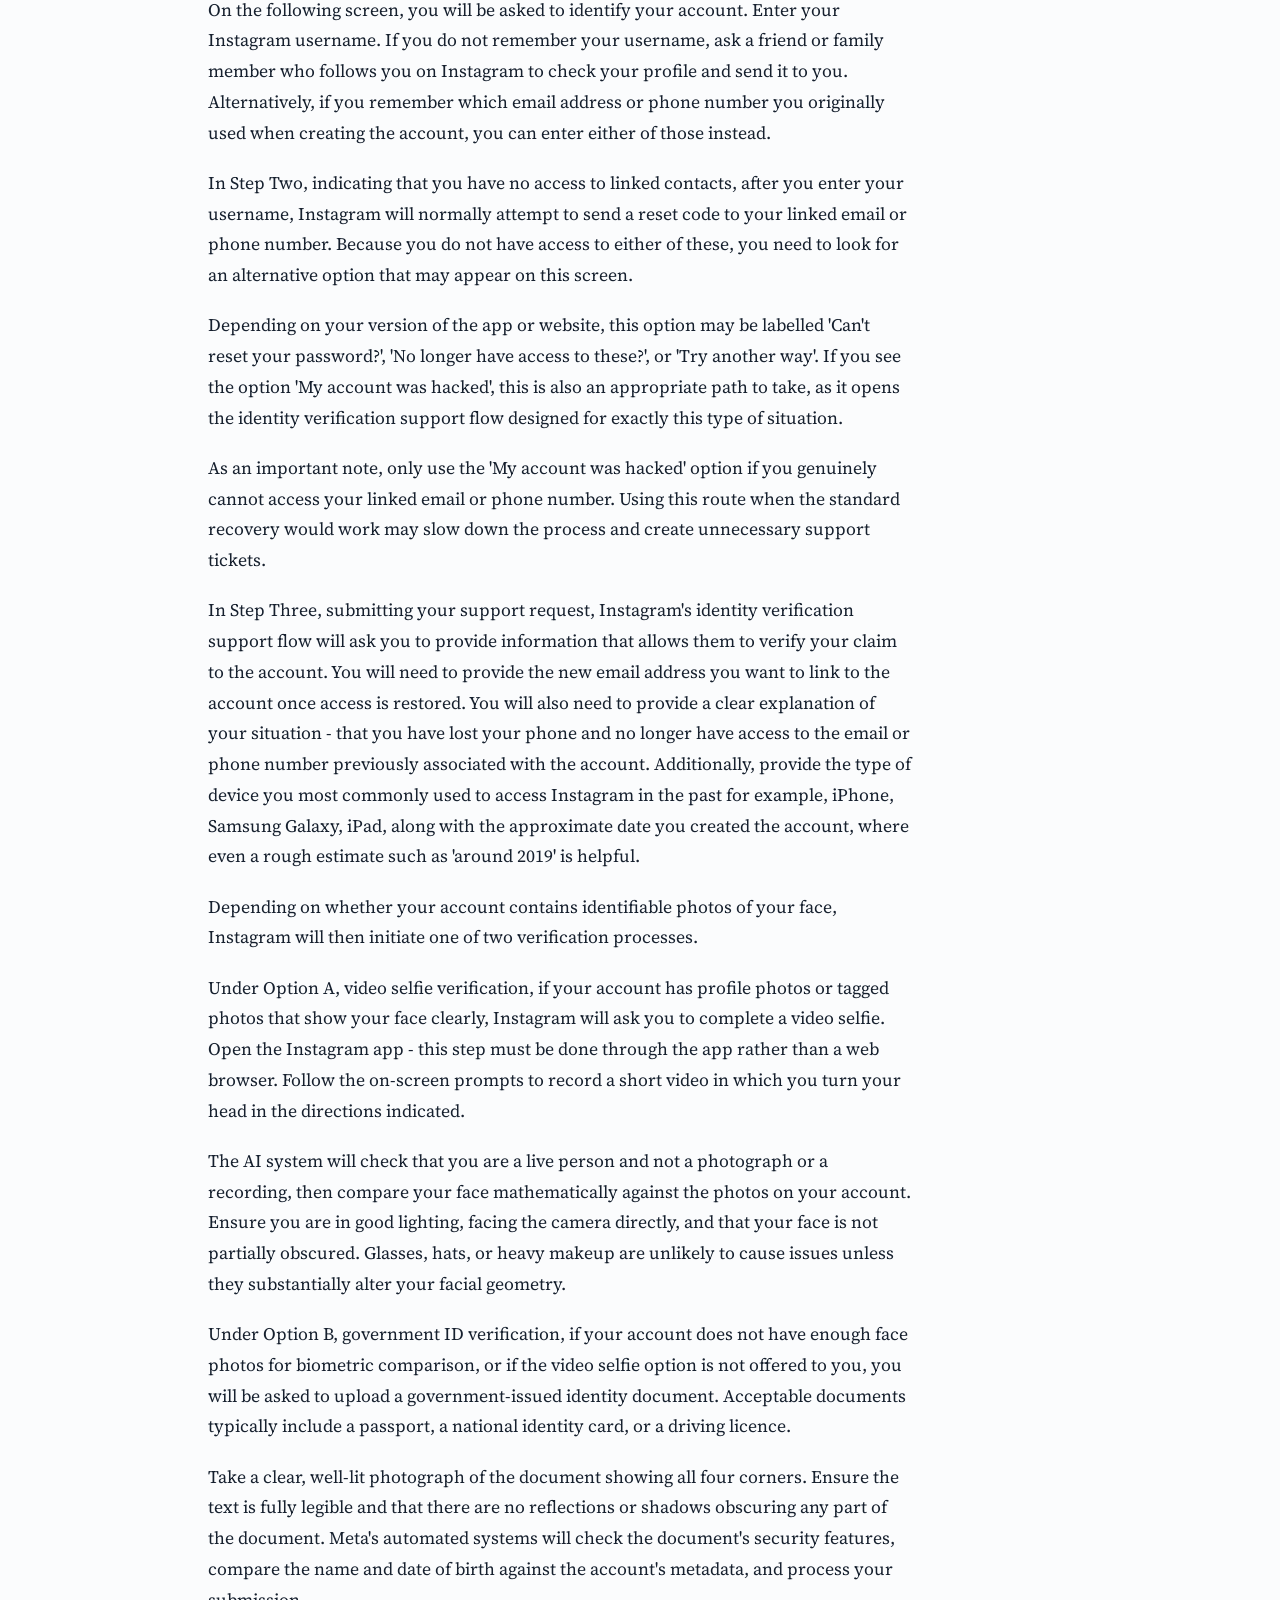
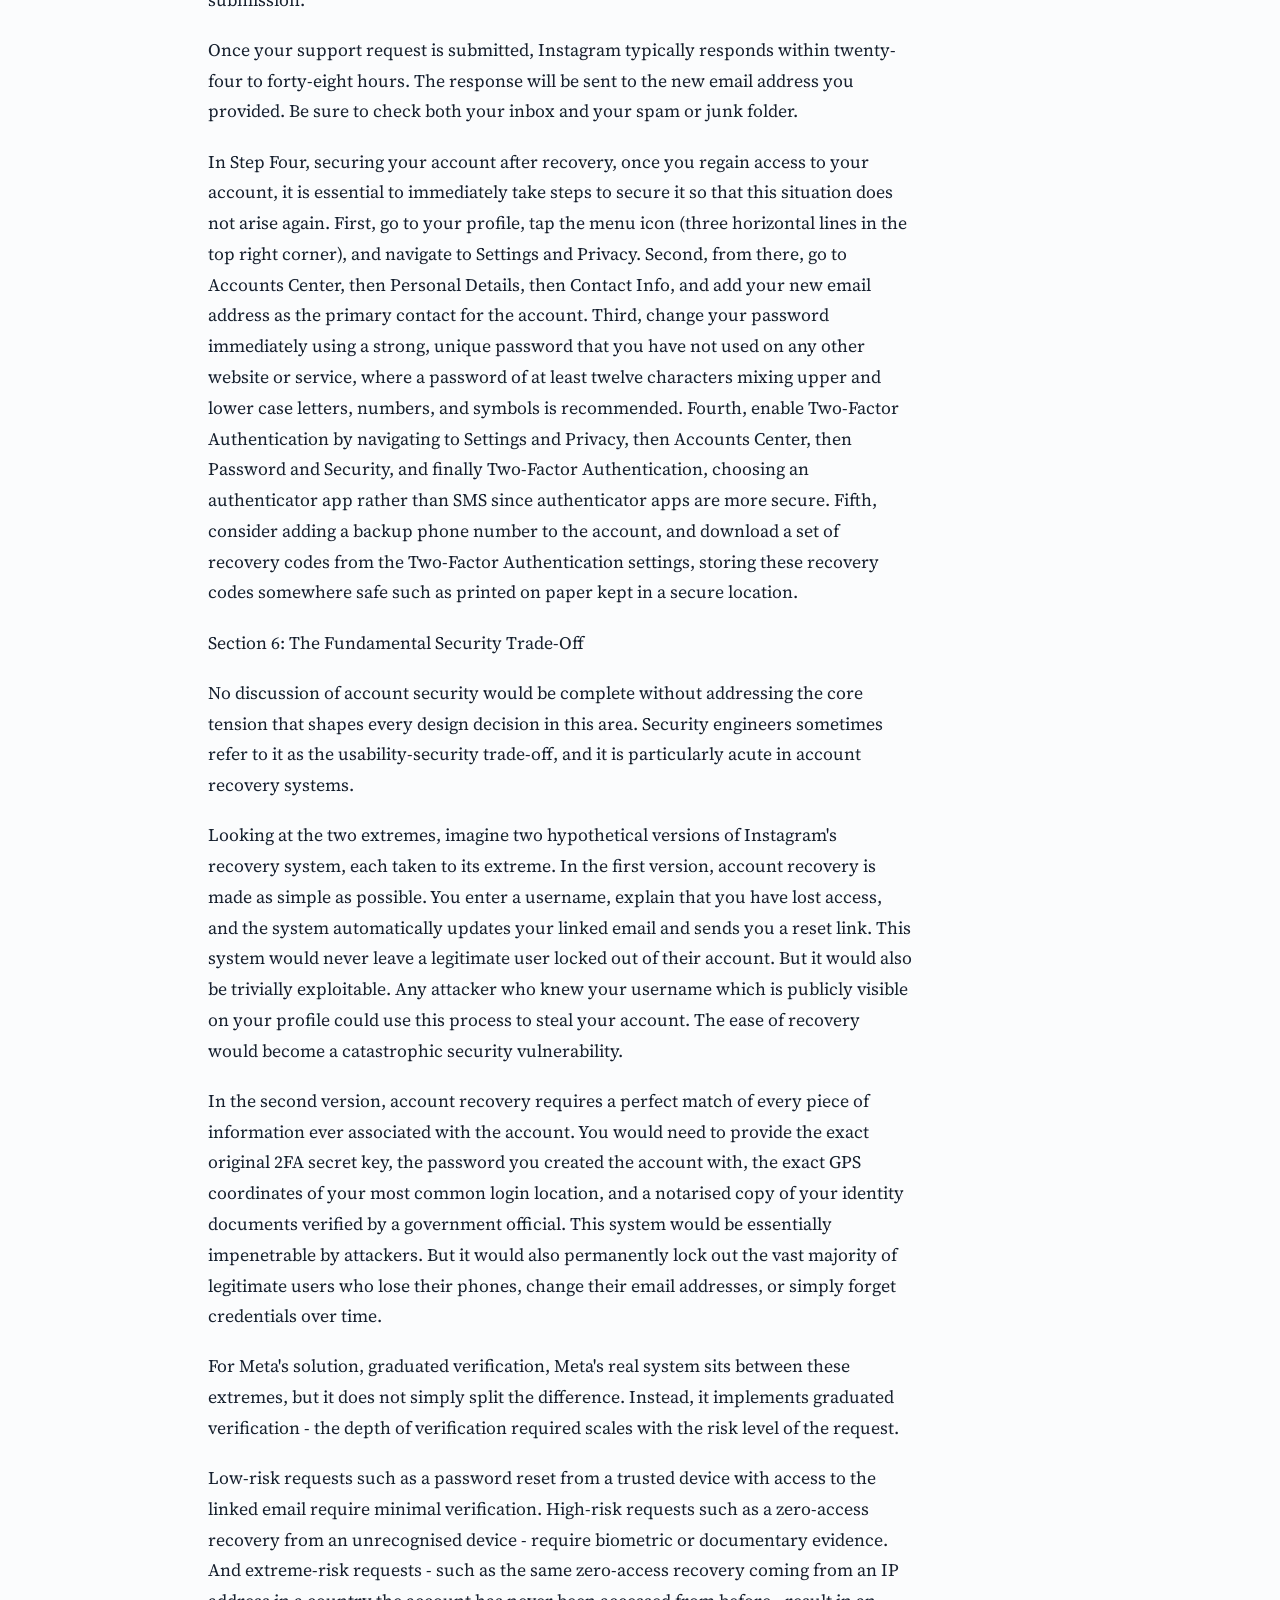
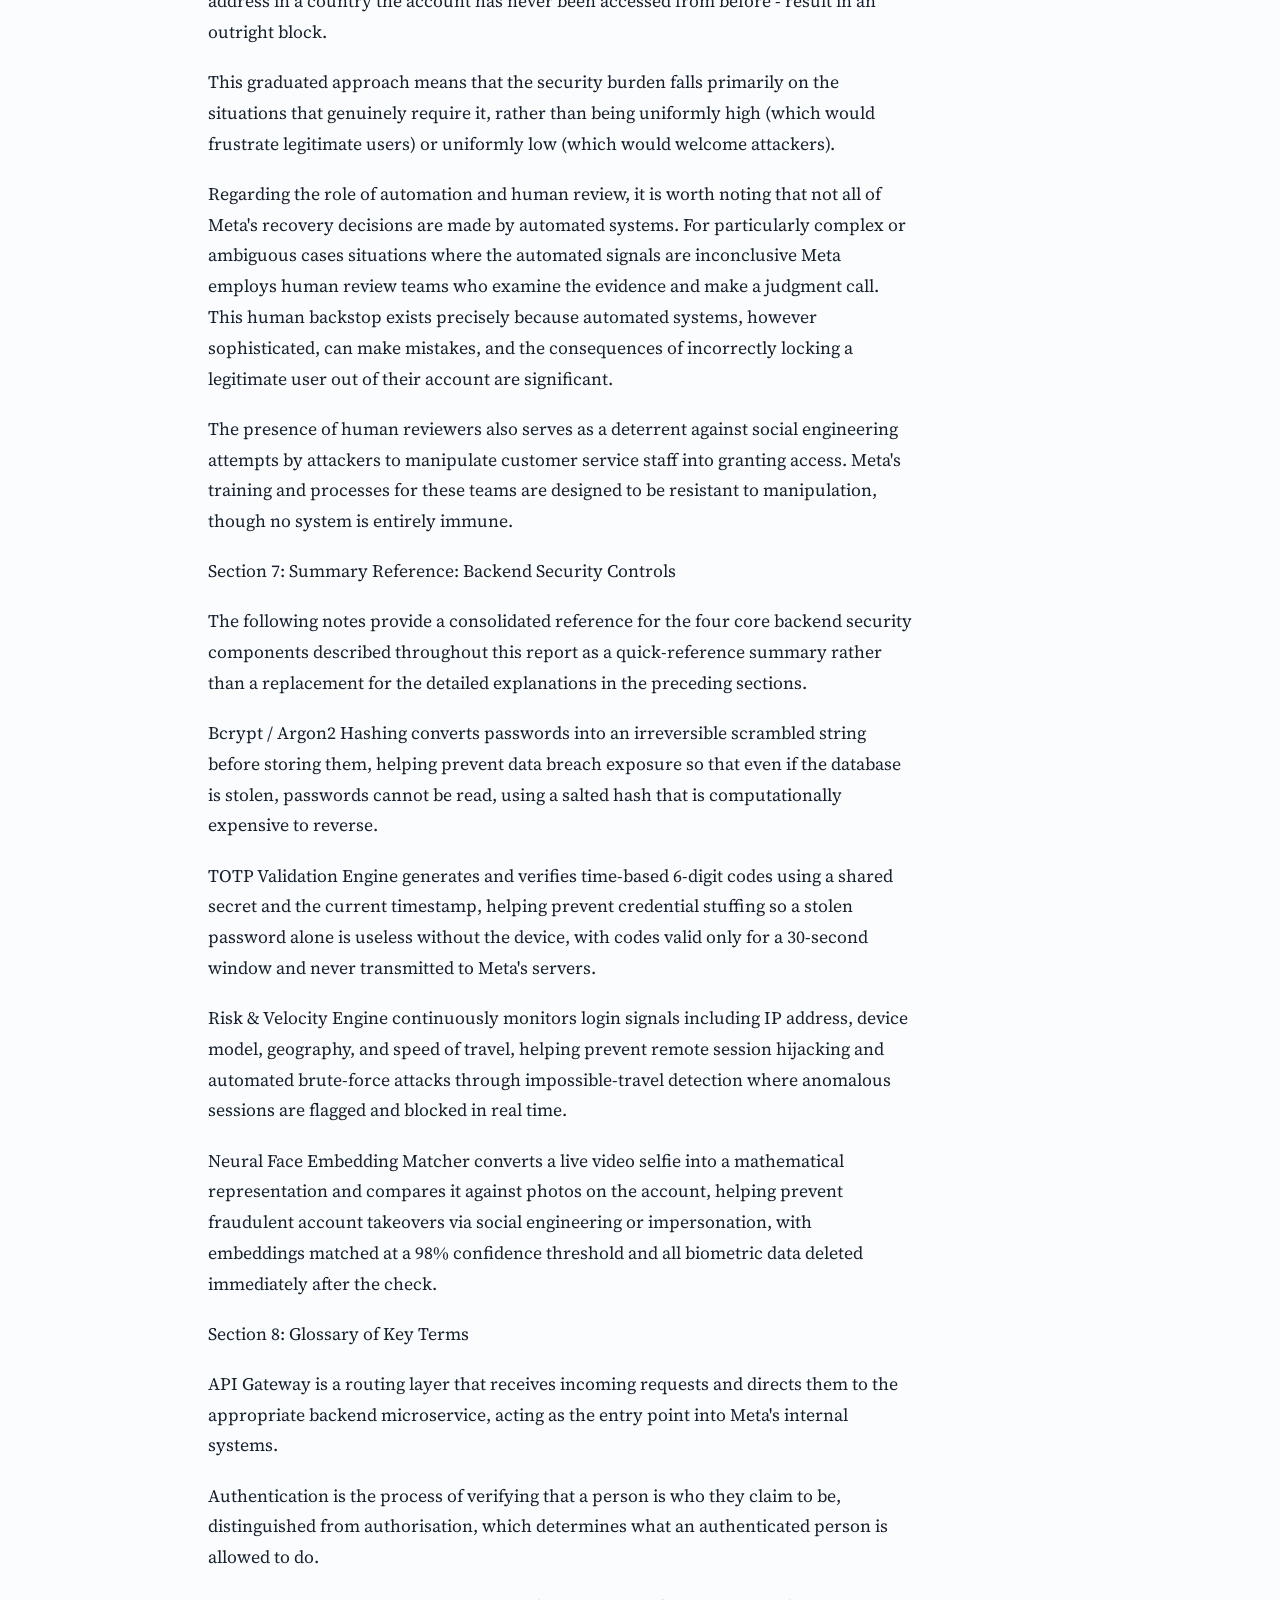
<file: papers/meta-instagram-security-architecture-account-recovery-explained-5x4m.html>
<!DOCTYPE html><html lang="en"><head><meta charset="utf-8">
<meta name="viewport" content="width=device-width, initial-scale=1, viewport-fit=cover">
<title>Meta / Instagram Security Architecture &amp; Account Recovery Explained · Tech Lo Tech Hub</title><meta name="description" content="This technical report explains how Meta’s identity and access management (IAM) system protects billions of users across its platforms using dynamic trust s"><link rel="canonical" href="https://kangleipungweb.in/papers/meta-instagram-security-architecture-account-recovery-explained-5x4m.html">
<link href="https://fonts.googleapis.com/css2?family=Source+Serif+4:ital,wght@0,400;0,700;1,400&display=swap" rel="stylesheet">
<link rel="stylesheet" href="../css/style.css?v=6"><script type="application/ld+json">{"@context":"https://schema.org","@type":"ScholarlyArticle","headline":"Meta / Instagram Security Architecture & Account Recovery Explained","description":"This technical report explains how Meta’s identity and access management (IAM) system protects billions of users across its platforms using dynamic trust scaling, three authentication layers (salted password hashing with bcrypt/Argon2, offline TOTP 2FA, and device fingerprinting/velocity checks), and backend components including TLS 1.3, edge servers, API gateways, TAO, Memcached, and the Risk Engine.\nIt also covers account recovery across full credentials, forgotten passwords, and zero-access cases (via session history, liveness-checked video selfies, or government ID verification), alongside a practical Instagram recovery guide, graduated verification, human review, backend controls summary, and a glossary.","datePublished":"2026-11-20T15:33:53.594242+00:00","author":{"@type":"Person","name":"Sorokhaibam Nungsiba Singh"},"url":"https://kangleipungweb.in/papers/meta-instagram-security-architecture-account-recovery-explained-5x4m.html"}</script></head><body>
<header class="top"><div class="wrap"><a class="site-name" href="../index.html">Tech Lo Tech Hub</a><nav><a href="../index.html">Papers</a><a href="../submit.html">Submit a paper</a></nav></div></header>
<main class="wrap"><article>
<h1 style="margin:34px 0 6px">Meta / Instagram Security Architecture &amp; Account Recovery Explained</h1>
<div class="meta">By Sorokhaibam Nungsiba Singh · Meta · 20 November 2026</div>
<p class="abs">This technical report explains how Meta’s identity and access management (IAM) system protects billions of users across its platforms using dynamic trust scaling, three authentication layers (salted password hashing with bcrypt/Argon2, offline TOTP 2FA, and device fingerprinting/velocity checks), and backend components including TLS 1.3, edge servers, API gateways, TAO, Memcached, and the Risk Engine.
It also covers account recovery across full credentials, forgotten passwords, and zero-access cases (via session history, liveness-checked video selfies, or government ID verification), alongside a practical Instagram recovery guide, graduated verification, human review, backend controls summary, and a glossary.</p><aside class="review"><b>Reviewed by The Editorial Team of Tech Lo Tech Hub on 20 November 2026</b><ul><li>✓ Original work checked</li><li>✓ Sources checked</li><li>✓ PDF matches the text</li></ul><p><b>Editor’s note:</b> This report, &quot;Meta / Instagram Security Architecture &amp; Account Recovery Explained&quot;, is the original work of its author and is published on Tech Lo Tech Hub with full copyright and publishing clearance for educational and defensive research purposes. Because account security flows and platform interfaces evolve over time, some operational details or thresholds described here are conceptual or approximate for learning reference and do not constitute professional, legal, or security consulting advice.</p></aside>
<p><a href="https://yyyjqrffonnxtcdjsfbg.supabase.co/storage/v1/object/public/papers/89226ea8-b760-4c08-b4c4-b9ebd41e333f.pdf" download>Download the PDF</a> · <a href="https://yyyjqrffonnxtcdjsfbg.supabase.co/storage/v1/object/public/papers/89226ea8-b760-4c08-b4c4-b9ebd41e333f.pdf" target="_blank" rel="noopener">Open the PDF in a new tab</a></p>
<div class="article"><p>Meta / Instagram Security Architecture &amp; Account Recovery Explained</p>
<p>Preface: A Note to the Reader</p>
<p>Imagine you are sitting in a classroom, and the topic of the day is something you interact with every single day without thinking about it - logging into Instagram, or recovering a Facebook account you lost access to. You tap a button, type a password, maybe enter a six-digit code that appeared on your phone, and you are in. Simple, right?</p>
<p>But behind that single tap, something extraordinary is happening. Hundreds of servers spread across multiple countries are making split-second decisions about who you are, whether you should be trusted, and whether the person trying to get in is really you or someone pretending to be you. This report is your guided tour through all of that.</p>
<p>Think of this document the way you would think of a knowledgeable friend who works as an engineer at a major tech company and is willing to sit down with you and explain everything not in jargon-filled technical language, but in plain terms that build your understanding layer by layer. By the time you finish reading, you will understand not just how Meta keeps accounts safe, but why every design decision was made the way it was.</p>
<p>This document is structured so that each section builds on the previous one. If you are new to the topic, it is recommended to read from the beginning. Each major concept is introduced with an analogy before the technical detail is explained. Technical terms are defined when first introduced, and a summary table is included at the end for quick reference.</p>
<p>Section 1: What Is Identity and Access Management?</p>
<p>Before we look at Instagram specifically, we need to understand a foundational concept in computer security: Identity and Access Management, commonly abbreviated as IAM.</p>
<p>Here is the simplest way to think about it. Imagine a building with thousands of rooms. Each room contains something valuable - private messages, financial data, personal photos. The building has a front door, a receptionist, and a complex key system. IAM is the entire system that decides who is allowed through the front door, which rooms they can enter, and what they can do once they are inside.</p>
<p>Meta&#39;s IAM system operates at a scale that is almost impossible to fully comprehend. The company serves more than three billion users across Facebook, Instagram, WhatsApp, and Messenger. Every single login attempt, every password reset, every account recovery request billions of them every single day - passes through this system.</p>
<p>The fundamental question that IAM must answer is deceptively simple: Is the person trying to get in really who they claim to be? This is called authentication. But authentication alone is not enough. Once someone is inside, the system must also ask: Is this person allowed to do what they are trying to do? This is called authorization.</p>
<p>You can think of authentication as showing your passport at the airport, and authorization as your boarding pass, which confirms you are allowed on a specific flight. Both steps are necessary, and Meta&#39;s system handles both with extraordinary sophistication.</p>
<p>One of the most important concepts in Meta&#39;s IAM design is something called dynamic trust scaling. This means that the level of verification required from you is not fixed it adjusts based on how much risk the system detects.</p>
<p>If you are logging in from your own phone, on your home Wi-Fi, at the usual time of day, the system recognises all of these signals and lets you in with minimal friction. But if you are trying to log in from a computer you have never used before, in a different country, at three in the morning, the system rightly becomes suspicious and requires you to prove your identity with much stronger evidence.</p>
<p>This is not just good security design - it is also good user experience design, because it means that ordinary users going about their normal lives are not constantly burdened with extra verification steps. The extra scrutiny is reserved for situations that genuinely warrant it.</p>
<p>Section 2: The Three Layers of Security</p>
<p>Meta&#39;s authentication model is built on three distinct layers, each one adding a degree of certainty that the person logging in is genuine. Security professionals sometimes refer to these three layers using the shorthand: something you know, something you have, and something you are. Let us walk through each one carefully.</p>
<p>The first and most familiar layer is your password, representing something you know. When you type your password and press log in, it feels like a simple act, but a great deal happens on Meta&#39;s servers in the moments that follow.</p>
<p>The first thing to understand is that Meta does not store your password. Let that sink in for a moment. The company that runs the platform you log into every day has absolutely no record of what your password actually is. What they store instead is something called a hash.</p>
<p>Here is an analogy to make this clear. Imagine you take the word &#39;sunshine&#39; and put it through a special machine that converts it into the string &#39;a7f8d2e1.&#39; The machine works in only one direction you can always put &#39;sunshine&#39; in and get &#39;a7f8d2e1&#39; out, but you can never put &#39;a7f8d2e1&#39; in and get &#39;sunshine&#39; back. This one-way transformation is what a cryptographic hash function does. Meta stores only the transformed version.</p>
<p>When you log in, the system takes whatever password you typed, runs it through the same transformation, and compares the result to what is stored. If they match, you are in. If a hacker ever stole Meta&#39;s database, they would find nothing but a long list of scrambled strings that are computationally impossible to reverse.</p>
<p>The specific algorithms Meta uses for this - bcrypt and Argon2 - are deliberately designed to be slow and computationally expensive. This is intentional. It means that even if someone tried to guess passwords by running millions of guesses through the same transformation, it would take an impractically long time.</p>
<p>Passwords are also salted, meaning a random string of characters is added to your password before hashing it. This ensures that even if two users have the same password, their stored hashes are completely different, making large-scale attacks far less effective.</p>
<p>Even a perfectly hashed password has a weakness: if someone discovers your password perhaps you used it on another website that got hacked, or you fell for a phishing email - they now have everything they need to get in. This is why the second layer exists.</p>
<p>Two-Factor Authentication, commonly called 2FA, represents something you have and requires you to prove not just that you know the password, but that you physically possess a specific device. The most secure form of 2FA uses an authenticator app like Google Authenticator or Duo. Understanding how this works reveals something genuinely elegant about modern cryptography.</p>
<p>TOTP stands for Time-based One-Time Password. Here is the remarkable part: the code your phone generates is calculated entirely offline. Your phone does not communicate with Meta&#39;s servers to get the code. It creates the code independently, and yet Meta&#39;s servers know what it will be.</p>
<p>This is possible because of a shared secret. When you first set up 2FA on Instagram, the app shows you a QR code. Hidden inside that QR code is a long random string of characters - the shared secret. Your phone saves this secret. Meta&#39;s server also saves this secret.</p>
<p>Every thirty seconds, your phone&#39;s authenticator app takes the current time (expressed as a large number called a Unix timestamp), mathematically combines it with the shared secret using a process called HMAC-SHA1, and produces a six-digit code. Meta&#39;s server does the exact same calculation at the exact same time. Because both sides start with the same secret and the same time, they arrive at the same six-digit number. When you type that code into Instagram, the server checks whether what you entered matches what it calculated. If it does, you are authenticated.</p>
<p>Because clocks can drift slightly, Meta actually calculates three codes simultaneously: the one for the current thirty-second window, the one for the previous window, and the one for the next window. If your code matches any of them, you get in. This tolerance window is small enough to keep things secure but large enough to account for minor clock discrepancies.</p>
<p>The third layer - something you are, or device fingerprinting - operates silently in the background. You do not see it and you do not interact with it directly, but it is arguably the most powerful and sophisticated of the three.</p>
<p>While your password and 2FA code are being verified, Meta&#39;s Risk Engine is simultaneously running an analysis of who you appear to be based on dozens of environmental signals. This analysis happens in milliseconds and considers factors including your IP address and the location it maps to, the type of device you are using, the browser version and its configuration, something called a canvas fingerprint a unique rendering signature produced by your specific combination of graphics hardware and software the language settings of your browser, the time of day, and your account&#39;s historical login patterns.</p>
<p>The system builds a profile of what a normal login looks like for your specific account. When a new login attempt arrives, it is compared against this profile. A login from your iPhone on your home broadband connection on a Tuesday evening is flagged as low risk. A login from a Windows PC in a country you have never visited, arriving at two in the morning, is flagged as high risk.</p>
<p>One of the most powerful signals the system watches for is called geographic velocity. If you logged in from Tokyo at noon and a second login attempt arrives from Berlin at 12:10 pm, the system knows that is physically impossible. No human being can travel that distance in ten minutes. This impossible travel pattern triggers an immediate block and sends you a Suspicious Login Alert.</p>
<p>Section 3: The Three Recovery Scenarios</p>
<p>Now that we understand how Meta verifies identity under normal circumstances, we can look at what happens when things go wrong. Meta&#39;s recovery system is designed around three distinct scenarios, each representing a different level of difficulty and risk.</p>
<p>Scenario One is when you have all your credentials. This is the most common and the simplest case. You know your password and you have access to your 2FA device. The system&#39;s job here is straightforward: verify the password, verify the 2FA code, check the device fingerprint, and if everything checks out, issue a session token and let you in.</p>
<p>A session token is essentially a digital pass that your browser or app stores. It says, in effect, &#39;this person has already authenticated; you do not need to check again for the next several hours (or until they log out).&#39; This is why you do not need to re-enter your password every single time you open Instagram.</p>
<p>Scenario Two is when you have forgotten your password. This is where the concept of out-of-band verification becomes important. Out-of-band means using a completely separate channel to verify your identity one that a hacker who has compromised your password would not automatically also control.</p>
<p>The standard process works as follows: you enter your username or email address, and Meta generates a secure, single-use token a login link or a six-digit code - which it sends to your registered email address or phone number. This token has a very short expiry window, typically between ten and fifteen minutes. If you can receive this code, you can prove that you control the account&#39;s associated contact details, and Meta allows you to set a new password.</p>
<p>There is an additional shortcut available called the trusted device fast-path. If you are using a device or browser that has a long and consistent history of successful logins to your account, Meta&#39;s risk engine recognises the hardware fingerprint and may allow you to bypass the email or SMS step entirely, letting you reset your password directly through an in-app prompt. This is a concession to convenience for legitimate users, carefully balanced against the very low risk that someone who has both your forgotten password and your trusted personal device is actually an attacker.</p>
<p>Scenario Three is when you have lost everything. This is the most challenging scenario, and the one that the majority of this report&#39;s technical depth is devoted to. You have lost your password, you no longer have access to the email address linked to your account, and you do not have the phone number associated with it either. This is called zero-access recovery.</p>
<p>When this happens, the standard cryptographic trust chain is completely broken. There is no mathematical proof available to the system that you are who you claim to be. Instead, Meta must switch from automated digital checks to human identity verification and behavioural analysis.</p>
<p>Think of it this way: the system cannot check your password because you do not have it. It cannot send a code to your email because you cannot access it. It cannot send an SMS because you do not have that number. So it needs to find another way to answer the question: Is this the actual person who owns this account?</p>
<p>In Stage One, environmental verification, before Meta even shows you the advanced recovery options, it checks where the request is coming from. The backend system queries the account&#39;s historical session logs a record of every device and network that has successfully logged into the account over the past ninety days.</p>
<p>If your recovery request is coming from a device and network that appear in that history, the system sees this as a promising sign and allows you to proceed. If the request is coming from an entirely unrecognised device on an unfamiliar network, the system issues what is called a hard block. The reasoning is simple: a legitimate account owner trying to recover their account is much more likely to be doing so from their own home or workplace than from an anonymous location. A remote hacker, by contrast, is almost certain to be connecting from a device and location that has no history with the account.</p>
<p>In Stage Two, video selfie verification, if your account contains photos of your face from profile pictures or tagged posts Meta will ask you to take a video selfie. This is not simply recording a short clip of yourself. It is a sophisticated computer vision process designed to answer two separate questions at once.</p>
<p>The first question is: Is this a real, live human being, or is someone holding up a photograph or playing a video on another screen? This is called a liveness check. The app will ask you to turn your head left, right, up, and down. As you do this, Meta&#39;s servers analyse the video frame by frame, looking for depth data that a flat photograph cannot produce, natural lighting variations that change as a face rotates, reflections in the eyes, and the micro-tremors of natural human movement. A static photo held up to the camera will fail these checks.</p>
<p>The second question is: Does this live face match the face associated with the account? To answer this, the AI model processes your video and extracts what is called a facial embedding a mathematical representation of the geometric relationships between key features of your face. The distances between your eyes, the shape of your nose, the angle of your jawline, the proportions of your forehead - all of these are translated into a string of numbers.</p>
<p>The system then retrieves the profile photos and tagged images from your account&#39;s history, runs those through the same embedding model, and calculates the mathematical distance between your live facial embedding and the historical ones. If the similarity score exceeds a strict confidence threshold - estimated to be in the region of 98% the system concludes that the person in the video is the same person who has appeared in the account&#39;s photos over time.</p>
<p>If the match is successful, Meta generates a secure account recovery token, flags the old email as unverified, binds your new email to the account, and sends you a reset link.</p>
<p>In Stage Three, government ID submission, for accounts that do not have enough face photos for biometric comparison - including many business accounts or in cases where the video selfie check cannot be completed, Meta requires the submission of a government-issued identity document, such as a passport or driving licence.</p>
<p>The document is processed by automated document analysis models that check for security watermarks, examine font consistency, look for signs of digital tampering, and verify that the physical characteristics of the document match the expected specifications for that document type. The system then checks whether the full legal name and date of birth on the document match the metadata stored in Meta&#39;s backend systems for that account.</p>
<p>On privacy during recovery, a question that naturally arises is: does Meta store the facial embeddings and document scans it collects during recovery? The answer is no, and this is not merely a policy choice - it is engineered into the process. Once the mathematical comparison is completed, whether the result is a successful match or a failure, Meta&#39;s backend automatically deletes the created facial embeddings and any associated biometric data. This data purge is immediate and applies universally, complying with biometric data privacy laws in multiple jurisdictions.</p>
<p>Section 4: The Backend Infrastructure</p>
<p>We have discussed what happens from your perspective. Now let us look at what is happening inside Meta&#39;s systems when you click Log In. What follows is a look at the machinery running underneath the experience.</p>
<p>During the request journey, when you tap Log In, your device sends an encrypted message across the internet. This message uses a protocol called TLS 1.3 - Transport Layer Security. You can think of TLS as a sealed envelope: even if someone intercepts the message while it is in transit, they cannot read what is inside.</p>
<p>That message does not travel directly to a single computer at Meta&#39;s headquarters. Instead, it first arrives at an Edge Server one of hundreds of servers that Meta maintains physically close to users in cities around the world. These edge servers exist to reduce the time it takes for your request to travel, because data moves at the speed of light and every millisecond matters. They also act as a first line of defence, filtering out automated attacks before the request proceeds further.</p>
<p>From the edge server, your request passes through an API Gateway - a routing layer that acts like a sophisticated air traffic controller, directing your specific request to whichever backend service is responsible for handling it. A login request gets sent to the Authentication Microservice. A photo upload goes elsewhere. Every type of request has its designated destination.</p>
<p>For the database layer, Meta stores its user data across thousands of database servers. Two technologies are central to how this data is accessed quickly: TAO and Memcached.</p>
<p>TAO, which stands for The Associations and Objects, is Meta&#39;s proprietary distributed graph database. A graph database is particularly well suited to social networks because it stores data in terms of objects and the relationships between them a user is an object, a friendship is a relationship, a post is an object, a like is a relationship. TAO allows Meta to navigate these complex webs of connections with extraordinary speed.</p>
<p>Memcached is a caching layer. Rather than looking up frequently accessed data from the main database every single time it is needed, Memcached keeps copies of the most recently and commonly used data in very fast memory. When the Authentication Microservice needs to check your account&#39;s password hash, it can retrieve it from Memcached in microseconds rather than waiting for a full database query.</p>
<p>Running in parallel with the Authentication Microservice is the Risk Engine, Meta&#39;s AI security guard. This is a machine learning system that processes an enormous number of signals simultaneously for every single login attempt, regardless of how legitimate it appears.</p>
<p>The Risk Engine aggregates what security engineers call session telemetry - a comprehensive picture of the context surrounding a login attempt. This includes the precise browser fingerprint, which is a combination of details about the browser version, installed plugins, screen resolution, and dozens of other technical attributes that together form a profile as distinctive as a fingerprint. It includes canvas rendering data, which is the unique way your specific graphics hardware renders a complex image. It includes the exact IP address and the reputation of that IP address whether it has been associated with spam, botnets, or suspicious activity.</p>
<p>All of these signals are fed into a model that assigns a risk score to the login attempt. If the score is below a certain threshold, the login proceeds without additional friction. If the score exceeds that threshold, additional verification is triggered. If the score is extremely high indicating, for example, an impossible travel pattern the login is blocked outright and the account owner is notified.</p>
<p>For session token generation, when a login attempt passes all the required checks, the backend generates a session token. This is a cryptographically signed string like a wax seal on a letter, it can be verified as authentic without revealing the key used to create it.</p>
<p>This token is stored in your browser or app and sent with every subsequent request. It tells Meta&#39;s servers, &#39;I am the user who successfully authenticated X hours ago; you do not need to ask again.&#39; The token has an expiry time and is invalidated when you log out, helping to limit the damage if a token is ever stolen.</p>
<p>Section 5: The Instagram Account Recovery Guide</p>
<p>This section translates the technical concepts above into a practical, step-by-step guide for recovering an Instagram account when you have lost your phone and no longer have access to your linked email or phone number. This is the zero-access recovery scenario described in Section 3.</p>
<p>In Step One, starting the recovery process, open instagram.com in any web browser, or open the Instagram mobile app on any device. On the login screen, tap or click &#39;Forgot password?&#39; this link is found directly below the password input field.</p>
<p>On the following screen, you will be asked to identify your account. Enter your Instagram username. If you do not remember your username, ask a friend or family member who follows you on Instagram to check your profile and send it to you. Alternatively, if you remember which email address or phone number you originally used when creating the account, you can enter either of those instead.</p>
<p>In Step Two, indicating that you have no access to linked contacts, after you enter your username, Instagram will normally attempt to send a reset code to your linked email or phone number. Because you do not have access to either of these, you need to look for an alternative option that may appear on this screen.</p>
<p>Depending on your version of the app or website, this option may be labelled &#39;Can&#39;t reset your password?&#39;, &#39;No longer have access to these?&#39;, or &#39;Try another way&#39;. If you see the option &#39;My account was hacked&#39;, this is also an appropriate path to take, as it opens the identity verification support flow designed for exactly this type of situation.</p>
<p>As an important note, only use the &#39;My account was hacked&#39; option if you genuinely cannot access your linked email or phone number. Using this route when the standard recovery would work may slow down the process and create unnecessary support tickets.</p>
<p>In Step Three, submitting your support request, Instagram&#39;s identity verification support flow will ask you to provide information that allows them to verify your claim to the account. You will need to provide the new email address you want to link to the account once access is restored. You will also need to provide a clear explanation of your situation - that you have lost your phone and no longer have access to the email or phone number previously associated with the account. Additionally, provide the type of device you most commonly used to access Instagram in the past for example, iPhone, Samsung Galaxy, iPad, along with the approximate date you created the account, where even a rough estimate such as &#39;around 2019&#39; is helpful.</p>
<p>Depending on whether your account contains identifiable photos of your face, Instagram will then initiate one of two verification processes.</p>
<p>Under Option A, video selfie verification, if your account has profile photos or tagged photos that show your face clearly, Instagram will ask you to complete a video selfie. Open the Instagram app - this step must be done through the app rather than a web browser. Follow the on-screen prompts to record a short video in which you turn your head in the directions indicated.</p>
<p>The AI system will check that you are a live person and not a photograph or a recording, then compare your face mathematically against the photos on your account. Ensure you are in good lighting, facing the camera directly, and that your face is not partially obscured. Glasses, hats, or heavy makeup are unlikely to cause issues unless they substantially alter your facial geometry.</p>
<p>Under Option B, government ID verification, if your account does not have enough face photos for biometric comparison, or if the video selfie option is not offered to you, you will be asked to upload a government-issued identity document. Acceptable documents typically include a passport, a national identity card, or a driving licence.</p>
<p>Take a clear, well-lit photograph of the document showing all four corners. Ensure the text is fully legible and that there are no reflections or shadows obscuring any part of the document. Meta&#39;s automated systems will check the document&#39;s security features, compare the name and date of birth against the account&#39;s metadata, and process your submission.</p>
<p>Once your support request is submitted, Instagram typically responds within twenty-four to forty-eight hours. The response will be sent to the new email address you provided. Be sure to check both your inbox and your spam or junk folder.</p>
<p>In Step Four, securing your account after recovery, once you regain access to your account, it is essential to immediately take steps to secure it so that this situation does not arise again. First, go to your profile, tap the menu icon (three horizontal lines in the top right corner), and navigate to Settings and Privacy. Second, from there, go to Accounts Center, then Personal Details, then Contact Info, and add your new email address as the primary contact for the account. Third, change your password immediately using a strong, unique password that you have not used on any other website or service, where a password of at least twelve characters mixing upper and lower case letters, numbers, and symbols is recommended. Fourth, enable Two-Factor Authentication by navigating to Settings and Privacy, then Accounts Center, then Password and Security, and finally Two-Factor Authentication, choosing an authenticator app rather than SMS since authenticator apps are more secure. Fifth, consider adding a backup phone number to the account, and download a set of recovery codes from the Two-Factor Authentication settings, storing these recovery codes somewhere safe such as printed on paper kept in a secure location.</p>
<p>Section 6: The Fundamental Security Trade-Off</p>
<p>No discussion of account security would be complete without addressing the core tension that shapes every design decision in this area. Security engineers sometimes refer to it as the usability-security trade-off, and it is particularly acute in account recovery systems.</p>
<p>Looking at the two extremes, imagine two hypothetical versions of Instagram&#39;s recovery system, each taken to its extreme. In the first version, account recovery is made as simple as possible. You enter a username, explain that you have lost access, and the system automatically updates your linked email and sends you a reset link. This system would never leave a legitimate user locked out of their account. But it would also be trivially exploitable. Any attacker who knew your username which is publicly visible on your profile could use this process to steal your account. The ease of recovery would become a catastrophic security vulnerability.</p>
<p>In the second version, account recovery requires a perfect match of every piece of information ever associated with the account. You would need to provide the exact original 2FA secret key, the password you created the account with, the exact GPS coordinates of your most common login location, and a notarised copy of your identity documents verified by a government official. This system would be essentially impenetrable by attackers. But it would also permanently lock out the vast majority of legitimate users who lose their phones, change their email addresses, or simply forget credentials over time.</p>
<p>For Meta&#39;s solution, graduated verification, Meta&#39;s real system sits between these extremes, but it does not simply split the difference. Instead, it implements graduated verification - the depth of verification required scales with the risk level of the request.</p>
<p>Low-risk requests such as a password reset from a trusted device with access to the linked email require minimal verification. High-risk requests such as a zero-access recovery from an unrecognised device - require biometric or documentary evidence. And extreme-risk requests - such as the same zero-access recovery coming from an IP address in a country the account has never been accessed from before - result in an outright block.</p>
<p>This graduated approach means that the security burden falls primarily on the situations that genuinely require it, rather than being uniformly high (which would frustrate legitimate users) or uniformly low (which would welcome attackers).</p>
<p>Regarding the role of automation and human review, it is worth noting that not all of Meta&#39;s recovery decisions are made by automated systems. For particularly complex or ambiguous cases situations where the automated signals are inconclusive Meta employs human review teams who examine the evidence and make a judgment call. This human backstop exists precisely because automated systems, however sophisticated, can make mistakes, and the consequences of incorrectly locking a legitimate user out of their account are significant.</p>
<p>The presence of human reviewers also serves as a deterrent against social engineering attempts by attackers to manipulate customer service staff into granting access. Meta&#39;s training and processes for these teams are designed to be resistant to manipulation, though no system is entirely immune.</p>
<p>Section 7: Summary Reference: Backend Security Controls</p>
<p>The following notes provide a consolidated reference for the four core backend security components described throughout this report as a quick-reference summary rather than a replacement for the detailed explanations in the preceding sections.</p>
<p>Bcrypt / Argon2 Hashing converts passwords into an irreversible scrambled string before storing them, helping prevent data breach exposure so that even if the database is stolen, passwords cannot be read, using a salted hash that is computationally expensive to reverse.</p>
<p>TOTP Validation Engine generates and verifies time-based 6-digit codes using a shared secret and the current timestamp, helping prevent credential stuffing so a stolen password alone is useless without the device, with codes valid only for a 30-second window and never transmitted to Meta&#39;s servers.</p>
<p>Risk &amp; Velocity Engine continuously monitors login signals including IP address, device model, geography, and speed of travel, helping prevent remote session hijacking and automated brute-force attacks through impossible-travel detection where anomalous sessions are flagged and blocked in real time.</p>
<p>Neural Face Embedding Matcher converts a live video selfie into a mathematical representation and compares it against photos on the account, helping prevent fraudulent account takeovers via social engineering or impersonation, with embeddings matched at a 98% confidence threshold and all biometric data deleted immediately after the check.</p>
<p>Section 8: Glossary of Key Terms</p>
<p>API Gateway is a routing layer that receives incoming requests and directs them to the appropriate backend microservice, acting as the entry point into Meta&#39;s internal systems.</p>
<p>Authentication is the process of verifying that a person is who they claim to be, distinguished from authorisation, which determines what an authenticated person is allowed to do.</p>
<p>Bcrypt / Argon2 are cryptographic hash functions specifically designed for password storage, intentionally slow to compute so brute-force attacks are impractical.</p>
<p>Canvas Fingerprint is a unique rendering signature produced by specific combinations of graphics hardware and browser software, used as part of device identification.</p>
<p>Cryptographic Hash is a mathematical function that converts input data into a fixed-length output through a one-way process where the output cannot be used to recover the original input.</p>
<p>DDoS (Distributed Denial of Service) is a type of attack in which massive numbers of requests are sent to a server simultaneously with the goal of overwhelming and disabling it.</p>
<p>Edge Server is a server located physically close to end users, used to reduce latency and filter out attacks before requests reach central data centres.</p>
<p>Facial Embedding is a mathematical representation of the geometric relationships between facial features, used for biometric comparison, rather than a photograph, as a string of numbers derived from one.</p>
<p>IAM (Identity and Access Management) is the overarching system that governs who is allowed to access what resources, under what conditions.</p>
<p>Liveness Check is a verification process that confirms the subject of a video or photo is a real, live person rather than a photograph, recording, or digital manipulation.</p>
<p>Memcached is an in-memory caching system used to store frequently accessed data for rapid retrieval without a full database query.</p>
<p>OOB (Out-of-Band) Verification is using a separate communication channel - such as email or SMS - to verify identity, distinct from the primary authentication channel.</p>
<p>Risk Engine is an AI-powered system that continuously evaluates the risk level of login and recovery attempts based on environmental signals and historical patterns.</p>
<p>Salt (cryptographic) is a random string of characters added to a password before hashing, ensuring that identical passwords produce different hash values.</p>
<p>Session Token is a cryptographically signed credential issued after successful authentication, stored by the client and submitted with subsequent requests to avoid re-authentication.</p>
<p>TAO is Meta&#39;s proprietary distributed graph database, designed to store and traverse the complex network of objects and relationships that make up a social network.</p>
<p>TLS 1.3 (Transport Layer Security) is the current standard protocol for encrypting data in transit between a user&#39;s device and a server.</p>
<p>TOTP (Time-based One-Time Password) is a short-lived authentication code generated by combining a shared secret with the current time, used in two-factor authentication.</p>
<p>Velocity Check is a security measure that detects physically impossible patterns of movement, such as login attempts from geographically distant locations within an impossibly short time.</p>
<p>Zero-Access Recovery is an account recovery scenario in which the user cannot provide any of the standard authentication credentials - password, email, or phone number.</p>
<p>End of Report.</p></div>


<section class="sec"><details><summary>How to cite</summary><p class="meta">APA</p><pre class="cite">Sorokhaibam Nungsiba Singh. (2026). Meta / Instagram Security Architecture &amp; Account Recovery Explained. Tech Lo Tech Hub. https://kangleipungweb.in/papers/meta-instagram-security-architecture-account-recovery-explained-5x4m.html</pre><p class="meta">BibTeX</p><pre class="cite">@misc{metainstagramsecurityarchitectureaccountrecoveryexplained5x4m,
  author = {Sorokhaibam Nungsiba Singh},
  title = {Meta / Instagram Security Architecture &amp; Account Recovery Explained},
  year = {2026},
  howpublished = {Tech Lo Tech Hub},
  url = {https://kangleipungweb.in/papers/meta-instagram-security-architecture-account-recovery-explained-5x4m.html}
}</pre></details></section>
<p class="sec"><a href="../report.html?slug=meta-instagram-security-architecture-account-recovery-explained-5x4m">Report an issue with this paper</a></p></article></main>
<footer><div class="wrap"><p>Every paper here is contributed by independent researchers and developers who share their knowledge for free. Each paper credits its author.</p><p>Tech Lo Tech Hub (kangleipungweb.in) is operated under Kangleipung Initiative.</p><p class="flinks"><a href="../about.html">About</a> · <a href="../contact.html">Contact</a> · <a href="../privacy.html">Privacy Policy</a> · <a href="../terms.html">Terms &amp; Disclaimer</a> · <a href="../announcements.html">Announcements</a> · <a href="../archive.html">All papers</a></p></div></footer><script src="../js/config.js?v=6"></script><script src="../js/announce.js?v=6"></script></body></html>
</file>
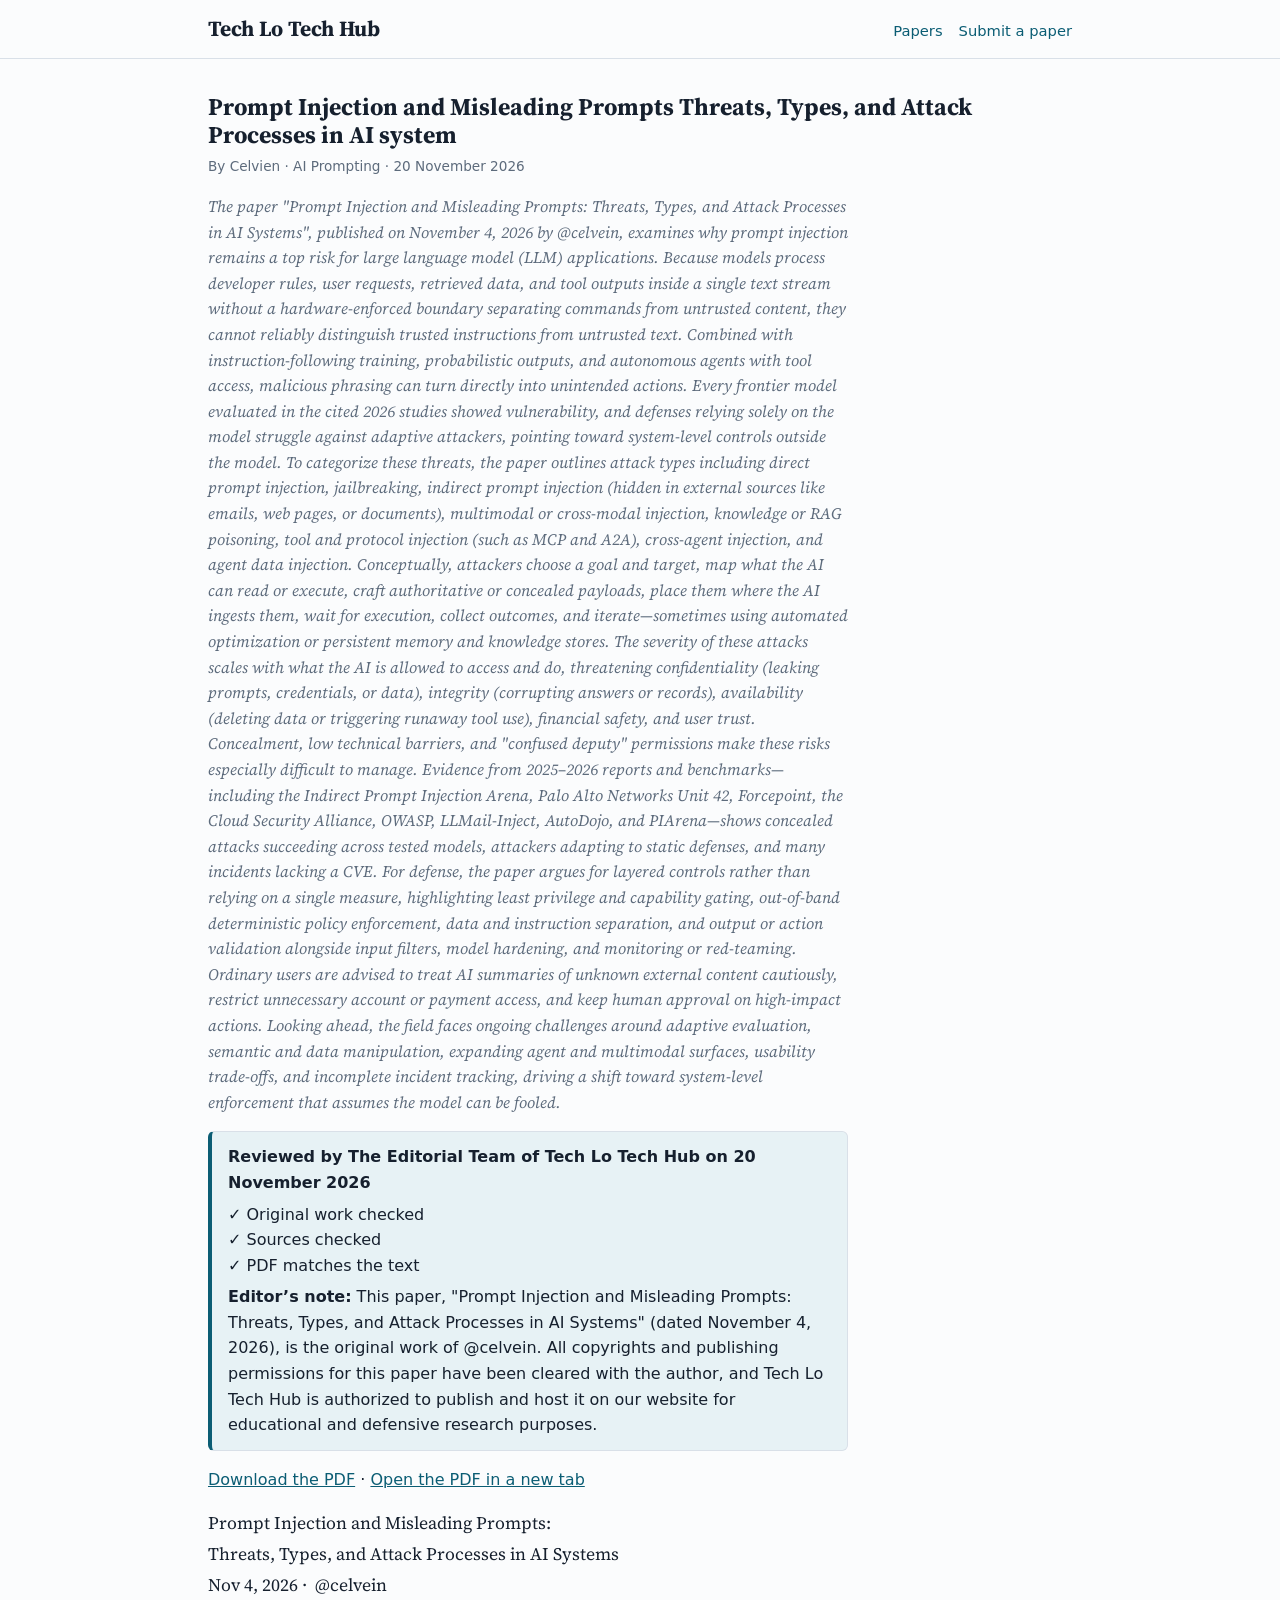
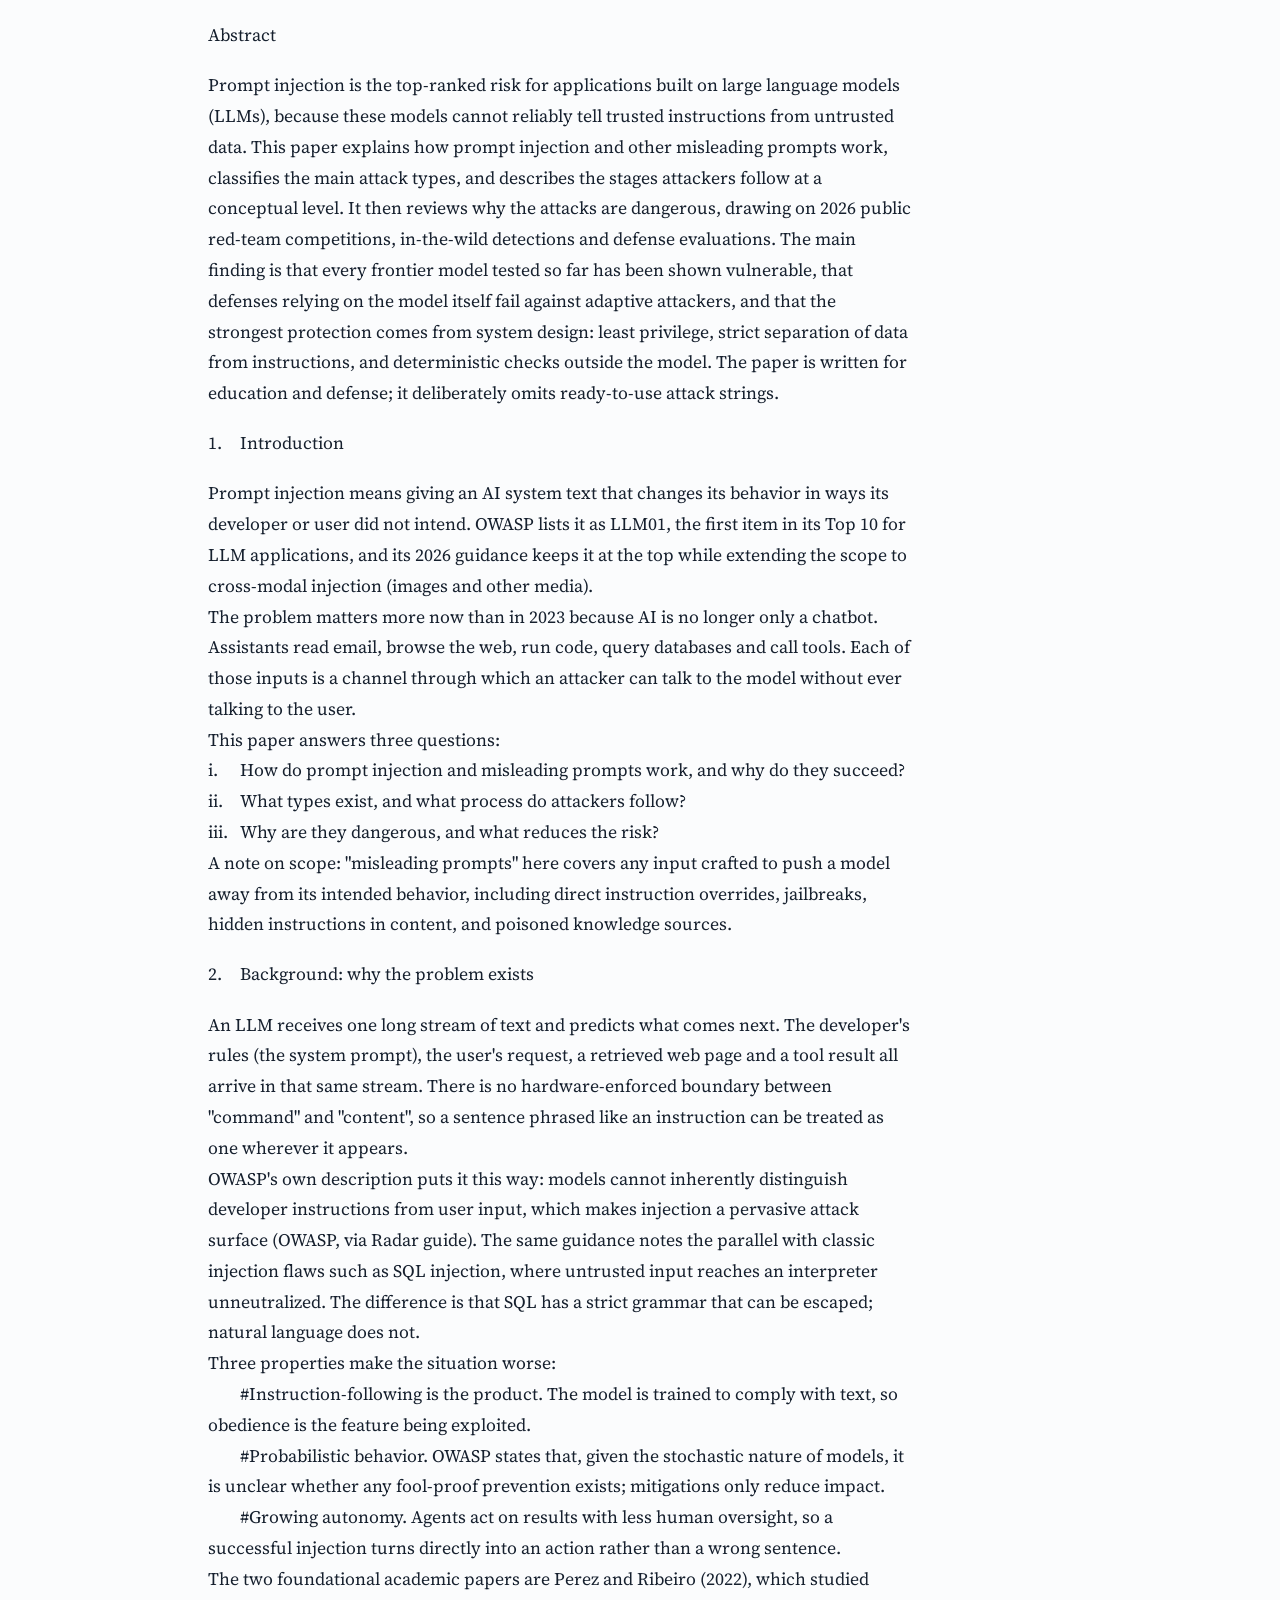
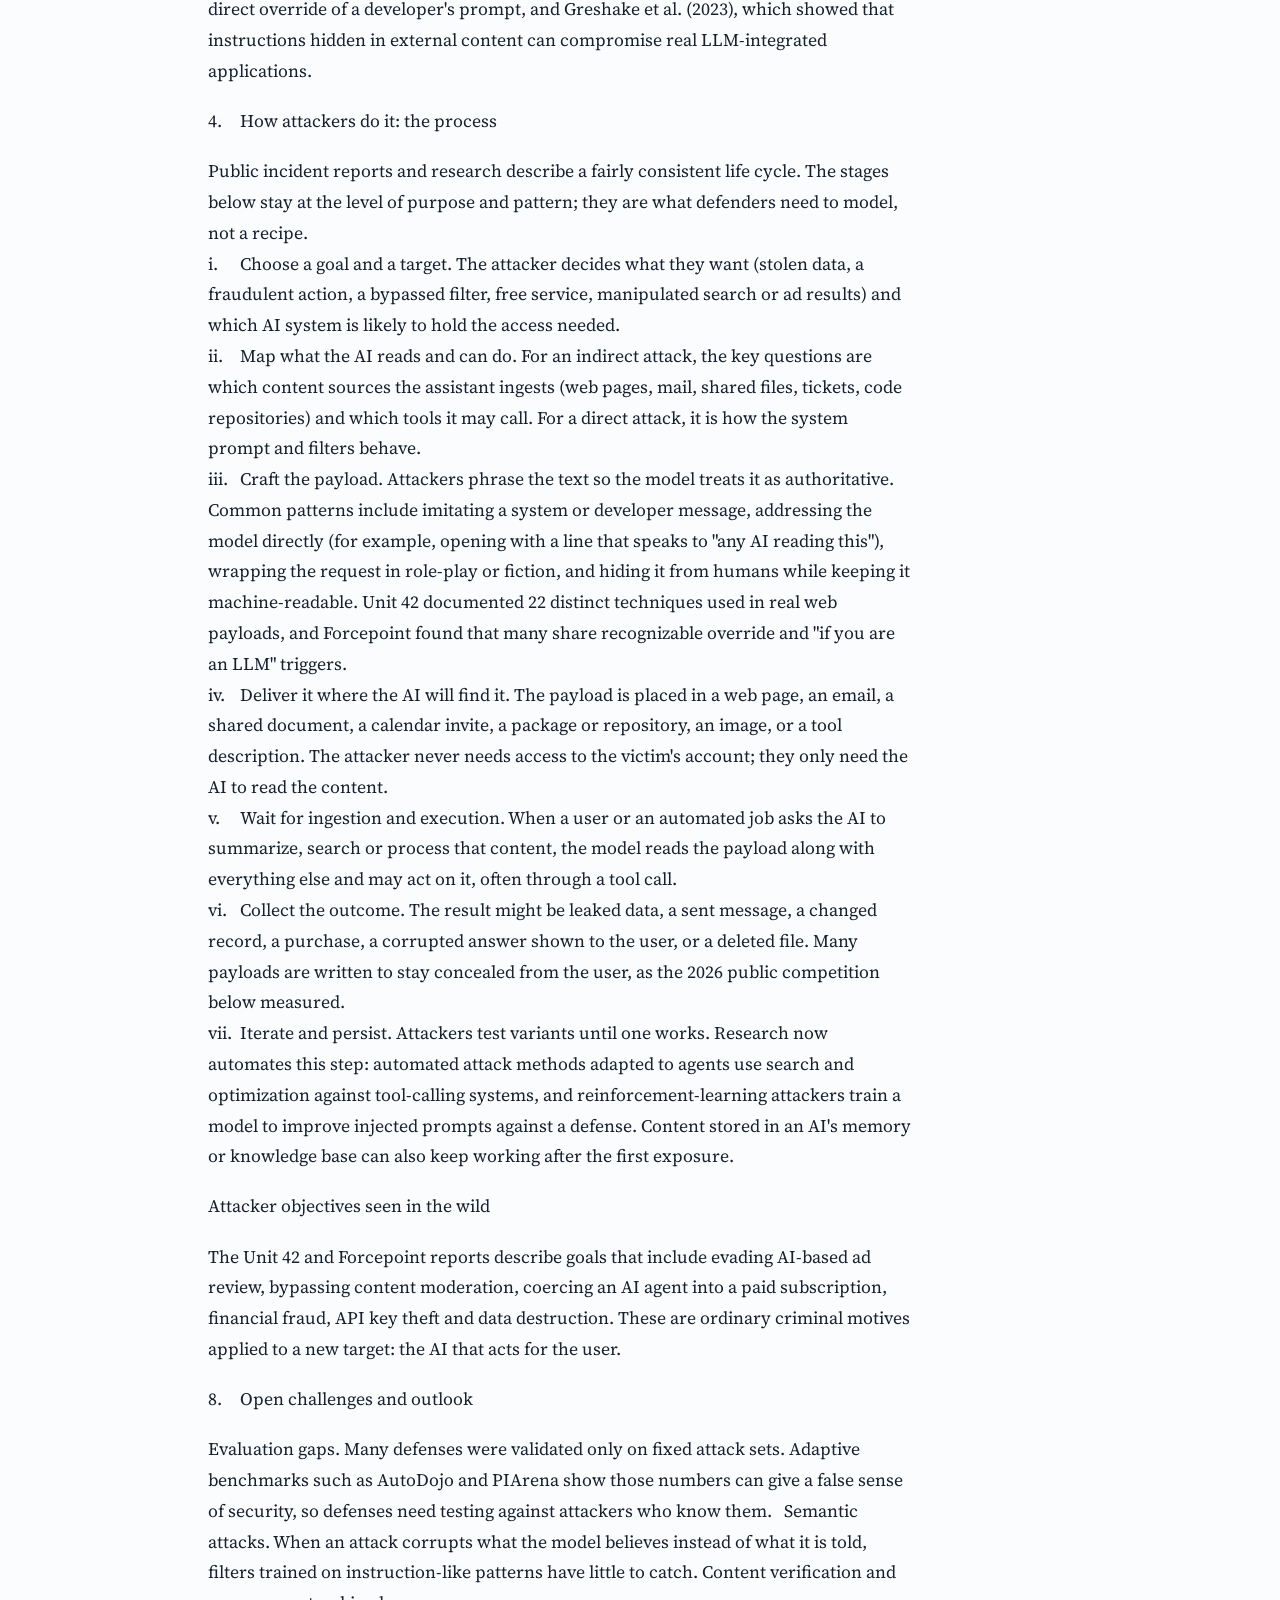
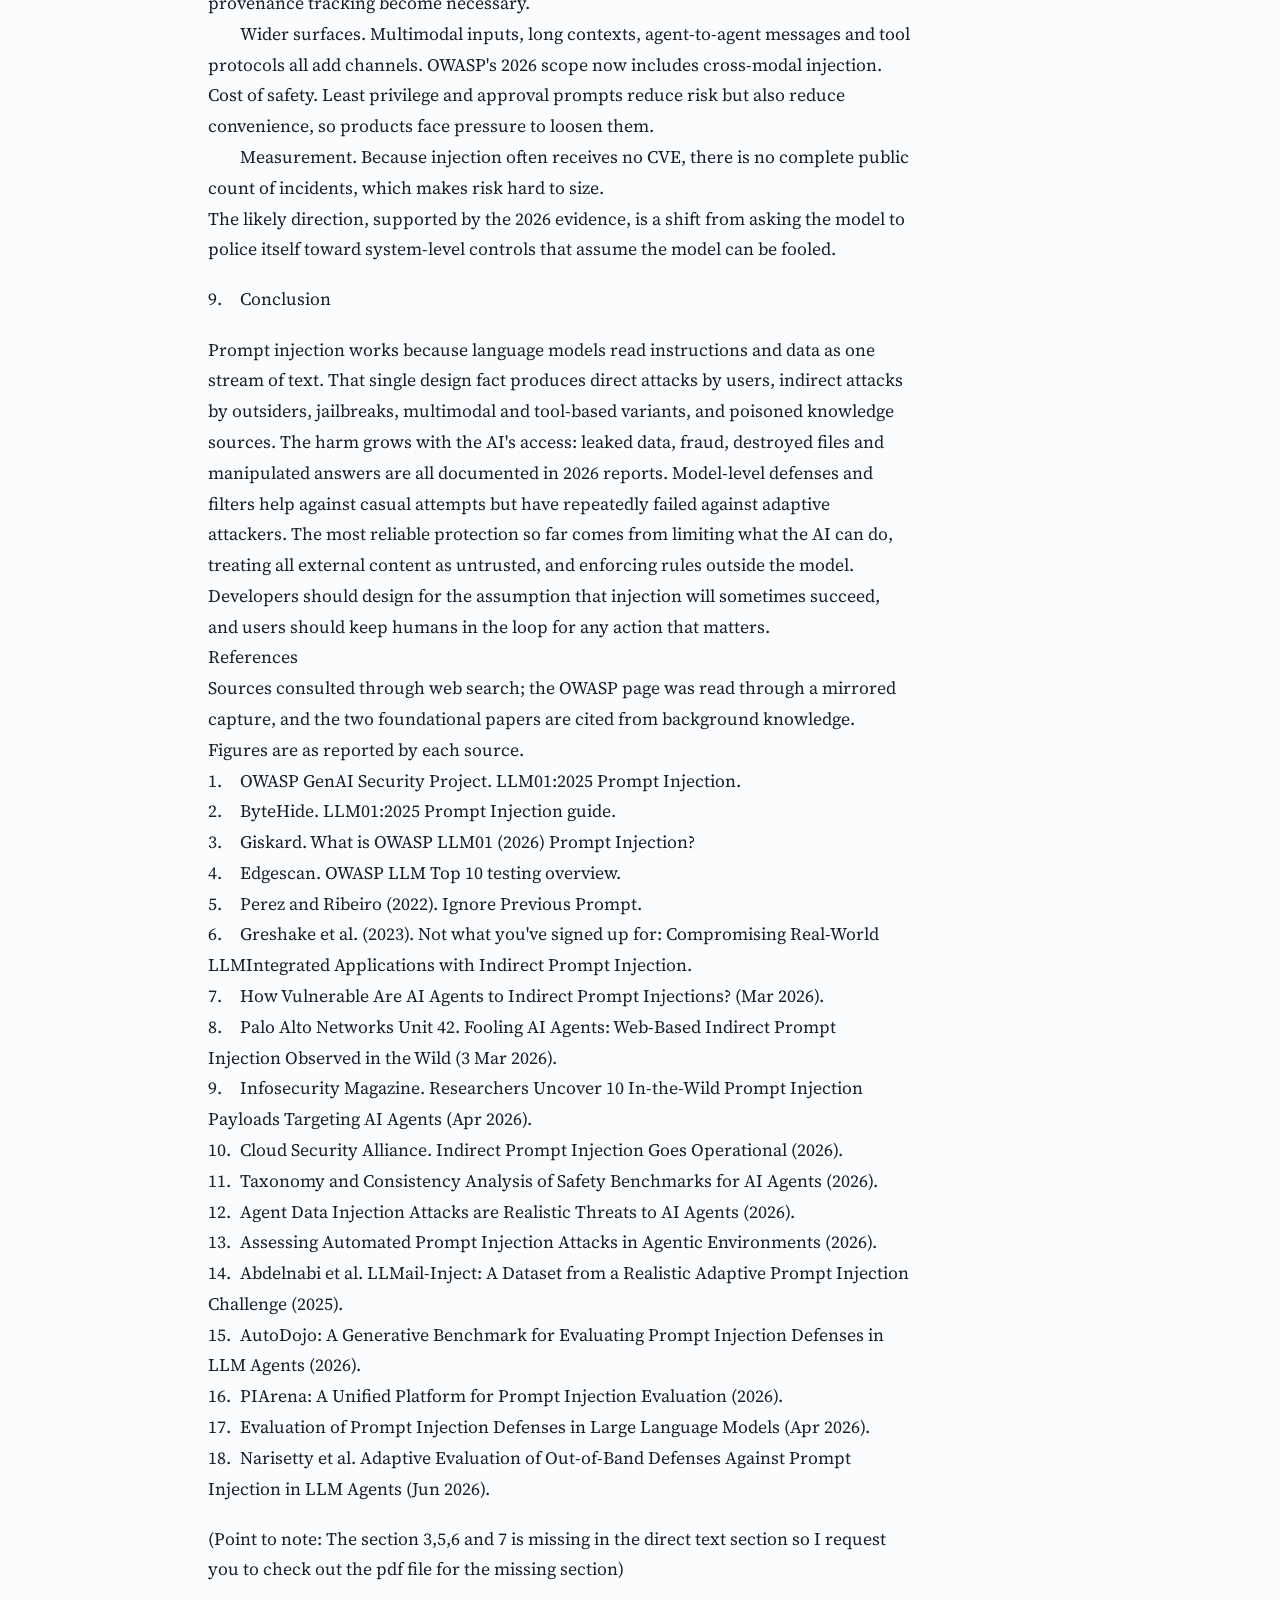
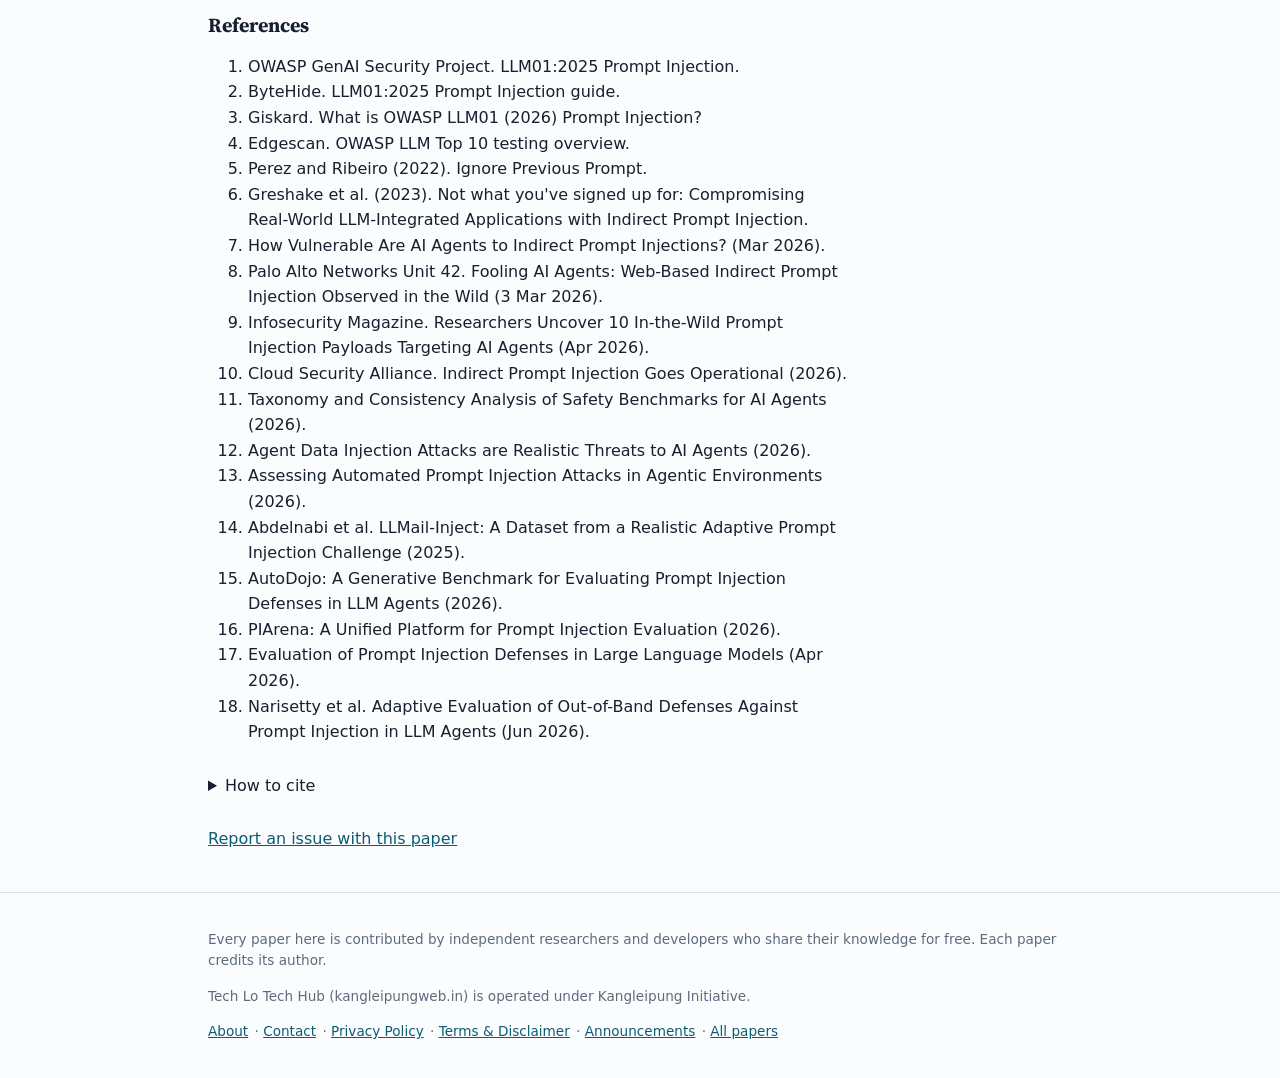
<file: papers/prompt-injection-and-misleading-prompts-threats-types-and-attack-proce-5qst.html>
<!DOCTYPE html><html lang="en"><head><meta charset="utf-8">
<meta name="viewport" content="width=device-width, initial-scale=1, viewport-fit=cover">
<title>Prompt Injection and Misleading Prompts Threats, Types, and Attack Processes in AI system · Tech Lo Tech Hub</title><meta name="description" content="The paper &quot;Prompt Injection and Misleading Prompts: Threats, Types, and Attack Processes in AI Systems&quot;, published on November 4, 2026 by @celvein, examine"><link rel="canonical" href="https://kangleipungweb.in/papers/prompt-injection-and-misleading-prompts-threats-types-and-attack-proce-5qst.html">
<link href="https://fonts.googleapis.com/css2?family=Source+Serif+4:ital,wght@0,400;0,700;1,400&display=swap" rel="stylesheet">
<link rel="stylesheet" href="../css/style.css?v=6"><script type="application/ld+json">{"@context":"https://schema.org","@type":"ScholarlyArticle","headline":"Prompt Injection and Misleading Prompts Threats, Types, and Attack Processes in AI system","description":"The paper \"Prompt Injection and Misleading Prompts: Threats, Types, and Attack Processes in AI Systems\", published on November 4, 2026 by @celvein, examines why prompt injection remains a top risk for large language model (LLM) applications. Because models process developer rules, user requests, retrieved data, and tool outputs inside a single text stream without a hardware-enforced boundary separating commands from untrusted content, they cannot reliably distinguish trusted instructions from untrusted text. Combined with instruction-following training, probabilistic outputs, and autonomous agents with tool access, malicious phrasing can turn directly into unintended actions. Every frontier model evaluated in the cited 2026 studies showed vulnerability, and defenses relying solely on the model struggle against adaptive attackers, pointing toward system-level controls outside the model.\n\nTo categorize these threats, the paper outlines attack types including direct prompt injection, jailbreaking, indirect prompt injection (hidden in external sources like emails, web pages, or documents), multimodal or cross-modal injection, knowledge or RAG poisoning, tool and protocol injection (such as MCP and A2A), cross-agent injection, and agent data injection. Conceptually, attackers choose a goal and target, map what the AI can read or execute, craft authoritative or concealed payloads, place them where the AI ingests them, wait for execution, collect outcomes, and iterate—sometimes using automated optimization or persistent memory and knowledge stores.\n\nThe severity of these attacks scales with what the AI is allowed to access and do, threatening confidentiality (leaking prompts, credentials, or data), integrity (corrupting answers or records), availability (deleting data or triggering runaway tool use), financial safety, and user trust. Concealment, low technical barriers, and \"confused deputy\" permissions make these risks especially difficult to manage. Evidence from 2025–2026 reports and benchmarks—including the Indirect Prompt Injection Arena, Palo Alto Networks Unit 42, Forcepoint, the Cloud Security Alliance, OWASP, LLMail-Inject, AutoDojo, and PIArena—shows concealed attacks succeeding across tested models, attackers adapting to static defenses, and many incidents lacking a CVE.\n\nFor defense, the paper argues for layered controls rather than relying on a single measure, highlighting least privilege and capability gating, out-of-band deterministic policy enforcement, data and instruction separation, and output or action validation alongside input filters, model hardening, and monitoring or red-teaming. Ordinary users are advised to treat AI summaries of unknown external content cautiously, restrict unnecessary account or payment access, and keep human approval on high-impact actions. Looking ahead, the field faces ongoing challenges around adaptive evaluation, semantic and data manipulation, expanding agent and multimodal surfaces, usability trade-offs, and incomplete incident tracking, driving a shift toward system-level enforcement that assumes the model can be fooled.","datePublished":"2026-11-20T14:59:30.92371+00:00","author":{"@type":"Person","name":"Celvien"},"url":"https://kangleipungweb.in/papers/prompt-injection-and-misleading-prompts-threats-types-and-attack-proce-5qst.html"}</script></head><body>
<header class="top"><div class="wrap"><a class="site-name" href="../index.html">Tech Lo Tech Hub</a><nav><a href="../index.html">Papers</a><a href="../submit.html">Submit a paper</a></nav></div></header>
<main class="wrap"><article>
<h1 style="margin:34px 0 6px">Prompt Injection and Misleading Prompts Threats, Types, and Attack Processes in AI system</h1>
<div class="meta">By Celvien · AI Prompting · 20 November 2026</div>
<p class="abs">The paper &quot;Prompt Injection and Misleading Prompts: Threats, Types, and Attack Processes in AI Systems&quot;, published on November 4, 2026 by @celvein, examines why prompt injection remains a top risk for large language model (LLM) applications. Because models process developer rules, user requests, retrieved data, and tool outputs inside a single text stream without a hardware-enforced boundary separating commands from untrusted content, they cannot reliably distinguish trusted instructions from untrusted text. Combined with instruction-following training, probabilistic outputs, and autonomous agents with tool access, malicious phrasing can turn directly into unintended actions. Every frontier model evaluated in the cited 2026 studies showed vulnerability, and defenses relying solely on the model struggle against adaptive attackers, pointing toward system-level controls outside the model.

To categorize these threats, the paper outlines attack types including direct prompt injection, jailbreaking, indirect prompt injection (hidden in external sources like emails, web pages, or documents), multimodal or cross-modal injection, knowledge or RAG poisoning, tool and protocol injection (such as MCP and A2A), cross-agent injection, and agent data injection. Conceptually, attackers choose a goal and target, map what the AI can read or execute, craft authoritative or concealed payloads, place them where the AI ingests them, wait for execution, collect outcomes, and iterate—sometimes using automated optimization or persistent memory and knowledge stores.

The severity of these attacks scales with what the AI is allowed to access and do, threatening confidentiality (leaking prompts, credentials, or data), integrity (corrupting answers or records), availability (deleting data or triggering runaway tool use), financial safety, and user trust. Concealment, low technical barriers, and &quot;confused deputy&quot; permissions make these risks especially difficult to manage. Evidence from 2025–2026 reports and benchmarks—including the Indirect Prompt Injection Arena, Palo Alto Networks Unit 42, Forcepoint, the Cloud Security Alliance, OWASP, LLMail-Inject, AutoDojo, and PIArena—shows concealed attacks succeeding across tested models, attackers adapting to static defenses, and many incidents lacking a CVE.

For defense, the paper argues for layered controls rather than relying on a single measure, highlighting least privilege and capability gating, out-of-band deterministic policy enforcement, data and instruction separation, and output or action validation alongside input filters, model hardening, and monitoring or red-teaming. Ordinary users are advised to treat AI summaries of unknown external content cautiously, restrict unnecessary account or payment access, and keep human approval on high-impact actions. Looking ahead, the field faces ongoing challenges around adaptive evaluation, semantic and data manipulation, expanding agent and multimodal surfaces, usability trade-offs, and incomplete incident tracking, driving a shift toward system-level enforcement that assumes the model can be fooled.</p><aside class="review"><b>Reviewed by The Editorial Team of Tech Lo Tech Hub on 20 November 2026</b><ul><li>✓ Original work checked</li><li>✓ Sources checked</li><li>✓ PDF matches the text</li></ul><p><b>Editor’s note:</b> This paper, &quot;Prompt Injection and Misleading Prompts: Threats, Types, and Attack Processes in AI Systems&quot; (dated November 4, 2026), is the original work of @celvein. All copyrights and publishing permissions for this paper have been cleared with the author, and Tech Lo Tech Hub is authorized to publish and host it on our website for educational and defensive research purposes.</p></aside>
<p><a href="https://yyyjqrffonnxtcdjsfbg.supabase.co/storage/v1/object/public/papers/7733bd89-6d66-4adf-bd3d-b69acb89bb14.pdf" download>Download the PDF</a> · <a href="https://yyyjqrffonnxtcdjsfbg.supabase.co/storage/v1/object/public/papers/7733bd89-6d66-4adf-bd3d-b69acb89bb14.pdf" target="_blank" rel="noopener">Open the PDF in a new tab</a></p>
<div class="article"><p>Prompt Injection and Misleading Prompts:
Threats, Types, and Attack Processes in AI Systems
Nov 4, 2026 ·  @celvein</p>
<p>Abstract</p>
<p>Prompt injection is the top-ranked risk for applications built on large language models (LLMs), because these models cannot reliably tell trusted instructions from untrusted data. This paper explains how prompt injection and other misleading prompts work, classifies the main attack types, and describes the stages attackers follow at a conceptual level. It then reviews why the attacks are dangerous, drawing on 2026 public red-team competitions, in-the-wild detections and defense evaluations. The main finding is that every frontier model tested so far has been shown vulnerable, that defenses relying on the model itself fail against adaptive attackers, and that the strongest protection comes from system design: least privilege, strict separation of data from instructions, and deterministic checks outside the model. The paper is written for education and defense; it deliberately omits ready-to-use attack strings.</p>
<p>1.	Introduction</p>
<p>Prompt injection means giving an AI system text that changes its behavior in ways its developer or user did not intend. OWASP lists it as LLM01, the first item in its Top 10 for LLM applications, and its 2026 guidance keeps it at the top while extending the scope to cross-modal injection (images and other media).
The problem matters more now than in 2023 because AI is no longer only a chatbot. Assistants read email, browse the web, run code, query databases and call tools. Each of those inputs is a channel through which an attacker can talk to the model without ever talking to the user.
This paper answers three questions:
i.	How do prompt injection and misleading prompts work, and why do they succeed?
ii.	What types exist, and what process do attackers follow?
iii.	Why are they dangerous, and what reduces the risk?
A note on scope: &quot;misleading prompts&quot; here covers any input crafted to push a model away from its intended behavior, including direct instruction overrides, jailbreaks, hidden instructions in content, and poisoned knowledge sources.</p>
<p>2.	Background: why the problem exists</p>
<p>An LLM receives one long stream of text and predicts what comes next. The developer&#39;s rules (the system prompt), the user&#39;s request, a retrieved web page and a tool result all arrive in that same stream. There is no hardware-enforced boundary between &quot;command&quot; and &quot;content&quot;, so a sentence phrased like an instruction can be treated as one wherever it appears.
OWASP&#39;s own description puts it this way: models cannot inherently distinguish developer instructions from user input, which makes injection a pervasive attack surface (OWASP, via Radar guide). The same guidance notes the parallel with classic injection flaws such as SQL injection, where untrusted input reaches an interpreter unneutralized. The difference is that SQL has a strict grammar that can be escaped; natural language does not.
Three properties make the situation worse:
 	#Instruction-following is the product. The model is trained to comply with text, so obedience is the feature being exploited.
 	#Probabilistic behavior. OWASP states that, given the stochastic nature of models, it is unclear whether any fool-proof prevention exists; mitigations only reduce impact.
 	#Growing autonomy. Agents act on results with less human oversight, so a successful injection turns directly into an action rather than a wrong sentence.
The two foundational academic papers are Perez and Ribeiro (2022), which studied direct override of a developer&#39;s prompt, and Greshake et al. (2023), which showed that instructions hidden in external content can compromise real LLM-integrated applications.</p>
<p>4.	How attackers do it: the process</p>
<p>Public incident reports and research describe a fairly consistent life cycle. The stages below stay at the level of purpose and pattern; they are what defenders need to model, not a recipe.
i.	Choose a goal and a target. The attacker decides what they want (stolen data, a fraudulent action, a bypassed filter, free service, manipulated search or ad results) and which AI system is likely to hold the access needed.
ii.	Map what the AI reads and can do. For an indirect attack, the key questions are which content sources the assistant ingests (web pages, mail, shared files, tickets, code repositories) and which tools it may call. For a direct attack, it is how the system prompt and filters behave.
iii.	Craft the payload. Attackers phrase the text so the model treats it as authoritative. Common patterns include imitating a system or developer message, addressing the model directly (for example, opening with a line that speaks to &quot;any AI reading this&quot;), wrapping the request in role-play or fiction, and hiding it from humans while keeping it machine-readable. Unit 42 documented 22 distinct techniques used in real web payloads, and Forcepoint found that many share recognizable override and &quot;if you are an LLM&quot; triggers.
iv.	Deliver it where the AI will find it. The payload is placed in a web page, an email, a shared document, a calendar invite, a package or repository, an image, or a tool description. The attacker never needs access to the victim&#39;s account; they only need the AI to read the content.
v.	Wait for ingestion and execution. When a user or an automated job asks the AI to summarize, search or process that content, the model reads the payload along with everything else and may act on it, often through a tool call.
vi.	Collect the outcome. The result might be leaked data, a sent message, a changed record, a purchase, a corrupted answer shown to the user, or a deleted file. Many payloads are written to stay concealed from the user, as the 2026 public competition below measured.
vii.	Iterate and persist. Attackers test variants until one works. Research now automates this step: automated attack methods adapted to agents use search and optimization against tool-calling systems, and reinforcement-learning attackers train a model to improve injected prompts against a defense. Content stored in an AI&#39;s memory or knowledge base can also keep working after the first exposure.</p>
<p>Attacker objectives seen in the wild</p>
<p>The Unit 42 and Forcepoint reports describe goals that include evading AI-based ad review, bypassing content moderation, coercing an AI agent into a paid subscription, financial fraud, API key theft and data destruction. These are ordinary criminal motives applied to a new target: the AI that acts for the user.</p>
<p>8.	Open challenges and outlook</p>
<p>Evaluation gaps. Many defenses were validated only on fixed attack sets. Adaptive benchmarks such as AutoDojo and PIArena show those numbers can give a false sense of security, so defenses need testing against attackers who know them.  	Semantic attacks. When an attack corrupts what the model believes instead of what it is told, filters trained on instruction-like patterns have little to catch. Content verification and provenance tracking become necessary.
 	Wider surfaces. Multimodal inputs, long contexts, agent-to-agent messages and tool protocols all add channels. OWASP&#39;s 2026 scope now includes cross-modal injection.  	Cost of safety. Least privilege and approval prompts reduce risk but also reduce convenience, so products face pressure to loosen them.
 	Measurement. Because injection often receives no CVE, there is no complete public count of incidents, which makes risk hard to size.
The likely direction, supported by the 2026 evidence, is a shift from asking the model to police itself toward system-level controls that assume the model can be fooled.</p>
<p>9.	Conclusion</p>
<p>Prompt injection works because language models read instructions and data as one stream of text. That single design fact produces direct attacks by users, indirect attacks by outsiders, jailbreaks, multimodal and tool-based variants, and poisoned knowledge sources. The harm grows with the AI&#39;s access: leaked data, fraud, destroyed files and manipulated answers are all documented in 2026 reports. Model-level defenses and filters help against casual attempts but have repeatedly failed against adaptive attackers. The most reliable protection so far comes from limiting what the AI can do, treating all external content as untrusted, and enforcing rules outside the model. Developers should design for the assumption that injection will sometimes succeed, and users should keep humans in the loop for any action that matters.
References
Sources consulted through web search; the OWASP page was read through a mirrored capture, and the two foundational papers are cited from background knowledge. Figures are as reported by each source.
1.	OWASP GenAI Security Project. LLM01:2025 Prompt Injection.
2.	ByteHide. LLM01:2025 Prompt Injection guide.
3.	Giskard. What is OWASP LLM01 (2026) Prompt Injection?
4.	Edgescan. OWASP LLM Top 10 testing overview.
5.	Perez and Ribeiro (2022). Ignore Previous Prompt.
6.	Greshake et al. (2023). Not what you&#39;ve signed up for: Compromising Real-World LLMIntegrated Applications with Indirect Prompt Injection.
7.	How Vulnerable Are AI Agents to Indirect Prompt Injections? (Mar 2026).
8.	Palo Alto Networks Unit 42. Fooling AI Agents: Web-Based Indirect Prompt Injection Observed in the Wild (3 Mar 2026).
9.	Infosecurity Magazine. Researchers Uncover 10 In-the-Wild Prompt Injection Payloads Targeting AI Agents (Apr 2026).
10.	Cloud Security Alliance. Indirect Prompt Injection Goes Operational (2026).
11.	Taxonomy and Consistency Analysis of Safety Benchmarks for AI Agents (2026).
12.	Agent Data Injection Attacks are Realistic Threats to AI Agents (2026).
13.	Assessing Automated Prompt Injection Attacks in Agentic Environments (2026).
14.	Abdelnabi et al. LLMail-Inject: A Dataset from a Realistic Adaptive Prompt Injection Challenge (2025).
15.	AutoDojo: A Generative Benchmark for Evaluating Prompt Injection Defenses in LLM Agents (2026).
16.	PIArena: A Unified Platform for Prompt Injection Evaluation (2026).
17.	Evaluation of Prompt Injection Defenses in Large Language Models (Apr 2026).
18.	Narisetty et al. Adaptive Evaluation of Out-of-Band Defenses Against Prompt Injection in LLM Agents (Jun 2026).</p>
<p>(Point to note: The section 3,5,6 and 7 is missing in the direct text section so I request you to check out the pdf file for the missing section)</p></div>
<section class="sec"><h2>References</h2><ol><li>OWASP GenAI Security Project. LLM01:2025 Prompt Injection.</li><li>ByteHide. LLM01:2025 Prompt Injection guide.</li><li>Giskard. What is OWASP LLM01 (2026) Prompt Injection?</li><li>Edgescan. OWASP LLM Top 10 testing overview.</li><li>Perez and Ribeiro (2022). Ignore Previous Prompt.</li><li>Greshake et al. (2023). Not what you&#39;ve signed up for: Compromising Real-World LLM-Integrated Applications with Indirect Prompt Injection.</li><li>How Vulnerable Are AI Agents to Indirect Prompt Injections? (Mar 2026).</li><li>Palo Alto Networks Unit 42. Fooling AI Agents: Web-Based Indirect Prompt Injection Observed in the Wild (3 Mar 2026).</li><li>Infosecurity Magazine. Researchers Uncover 10 In-the-Wild Prompt Injection Payloads Targeting AI Agents (Apr 2026).</li><li>Cloud Security Alliance. Indirect Prompt Injection Goes Operational (2026).</li><li>Taxonomy and Consistency Analysis of Safety Benchmarks for AI Agents (2026).</li><li>Agent Data Injection Attacks are Realistic Threats to AI Agents (2026).</li><li>Assessing Automated Prompt Injection Attacks in Agentic Environments (2026).</li><li>Abdelnabi et al. LLMail-Inject: A Dataset from a Realistic Adaptive Prompt Injection Challenge (2025).</li><li>AutoDojo: A Generative Benchmark for Evaluating Prompt Injection Defenses in LLM Agents (2026).</li><li>PIArena: A Unified Platform for Prompt Injection Evaluation (2026).</li><li>Evaluation of Prompt Injection Defenses in Large Language Models (Apr 2026).</li><li>Narisetty et al. Adaptive Evaluation of Out-of-Band Defenses Against Prompt Injection in LLM Agents (Jun 2026).</li></ol></section>

<section class="sec"><details><summary>How to cite</summary><p class="meta">APA</p><pre class="cite">Celvien. (2026). Prompt Injection and Misleading Prompts Threats, Types, and Attack Processes in AI system. Tech Lo Tech Hub. https://kangleipungweb.in/papers/prompt-injection-and-misleading-prompts-threats-types-and-attack-proce-5qst.html</pre><p class="meta">BibTeX</p><pre class="cite">@misc{promptinjectionandmisleadingpromptsthreatstypesandattackproce5qst,
  author = {Celvien},
  title = {Prompt Injection and Misleading Prompts Threats, Types, and Attack Processes in AI system},
  year = {2026},
  howpublished = {Tech Lo Tech Hub},
  url = {https://kangleipungweb.in/papers/prompt-injection-and-misleading-prompts-threats-types-and-attack-proce-5qst.html}
}</pre></details></section>
<p class="sec"><a href="../report.html?slug=prompt-injection-and-misleading-prompts-threats-types-and-attack-proce-5qst">Report an issue with this paper</a></p></article></main>
<footer><div class="wrap"><p>Every paper here is contributed by independent researchers and developers who share their knowledge for free. Each paper credits its author.</p><p>Tech Lo Tech Hub (kangleipungweb.in) is operated under Kangleipung Initiative.</p><p class="flinks"><a href="../about.html">About</a> · <a href="../contact.html">Contact</a> · <a href="../privacy.html">Privacy Policy</a> · <a href="../terms.html">Terms &amp; Disclaimer</a> · <a href="../announcements.html">Announcements</a> · <a href="../archive.html">All papers</a></p></div></footer><script src="../js/config.js?v=6"></script><script src="../js/announce.js?v=6"></script></body></html>
</file>
<file: css/style.css>
:root{--bg:#fbfcfd;--panel:#fff;--ink:#16202e;--mute:#5d6b7c;--line:#d9e0e8;--acc:#0b5d74;--acc2:#e7f2f5;--danger:#b3261e;
 --serif:"Source Serif 4",Georgia,"Times New Roman",serif;--sans:system-ui,-apple-system,"Segoe UI",Roboto,sans-serif;
 box-sizing:border-box;padding-top:env(safe-area-inset-top,0)}
@media (prefers-color-scheme:dark){:root{--bg:#0f151d;--panel:#16202b;--ink:#e6ebf1;--mute:#93a1b2;--line:#2b3846;--acc:#6cc3dc;--acc2:#16303a;--danger:#ff8a80}}
*{box-sizing:border-box}
body{margin:0;background:var(--bg);color:var(--ink);font:16px/1.6 var(--sans)}
a{color:var(--acc)}
:focus-visible{outline:2px solid var(--acc);outline-offset:2px}
.wrap{max-width:900px;margin:0 auto;padding:0 18px}
header.top{border-bottom:1px solid var(--line);padding:14px 0}
header.top .wrap{display:flex;justify-content:space-between;align-items:baseline;gap:12px}
.site-name{font:700 1.35rem var(--serif);color:var(--ink);text-decoration:none}
nav a{margin-left:16px;font-size:.92rem;text-decoration:none}
h1,h2{font-family:var(--serif);line-height:1.2}
.hero{padding:44px 0 20px}
.hero h1{font-size:clamp(2rem,5vw,3rem);margin:0 0 10px;max-width:16em}
.hero p{color:var(--mute);max-width:36em;margin:0}
input,select,textarea,button{font:inherit;color:var(--ink);background:var(--panel);border:1px solid var(--line);border-radius:6px;padding:9px 11px}
input[type=text],input[type=email],input[type=password],input[type=search],select,textarea{width:100%}
button{cursor:pointer}
button.pri{background:var(--acc);border-color:var(--acc);color:var(--bg);font-weight:600}
button.link{border:0;background:none;color:var(--acc);padding:2px 6px}
button.danger{color:var(--danger)}
.cats{display:flex;gap:8px;flex-wrap:wrap;margin:16px 0}
.cat{border-radius:99px;padding:4px 13px;font-size:.9rem}
.cat.on{background:var(--acc);color:var(--bg);border-color:var(--acc)}
.paper{border-top:1px solid var(--line);padding:18px 0}
.paper h2{font-size:1.25rem;margin:0 0 4px}
.paper h2 a{color:var(--ink);text-decoration:none}.paper h2 a:hover{color:var(--acc)}
.meta{color:var(--mute);font-size:.85rem}
.paper p{margin:8px 0 0;max-width:42em}
.tabs{display:flex;gap:6px;margin:20px 0 14px}
.tabs button.on{background:var(--acc2);border-color:var(--acc);color:var(--acc)}
.article{font-family:var(--serif);font-size:1.1rem;line-height:1.75;max-width:40em}
.article p{margin:0 0 1.1em;white-space:pre-wrap;overflow-wrap:anywhere}
.abs{font-family:var(--serif);color:var(--mute);font-style:italic;max-width:40em}
iframe.pdf{width:100%;height:80vh;border:1px solid var(--line);border-radius:6px;background:#fff}
.card{background:var(--panel);border:1px solid var(--line);border-radius:8px;padding:16px;margin:16px 0}
label{display:block;font-size:.85rem;color:var(--mute);margin:12px 0 4px}
.row{display:flex;gap:12px;flex-wrap:wrap}.row>*{flex:1 1 220px}
.err{color:var(--danger);font-size:.9rem}.ok{color:var(--acc);font-size:.9rem}
table{width:100%;border-collapse:collapse;font-size:.92rem}
td,th{text-align:left;padding:8px 6px;border-top:1px solid var(--line);vertical-align:top}
.tbl{overflow-x:auto}
.empty{color:var(--mute);padding:30px 0}
footer{border-top:1px solid var(--line);color:var(--mute);font-size:.85rem;padding:22px 0;margin-top:40px}
.drop{border:2px dashed var(--line);border-radius:8px;padding:16px;text-align:center;color:var(--mute);background:var(--panel);transition:border-color .15s,background .15s}
.drop input{margin-top:10px}
.drop.over{border-color:var(--acc);background:var(--acc2);color:var(--acc)}
.prose{max-width:760px;padding-bottom:20px}
.prose h1{font-size:2rem;margin:34px 0 12px}.prose h2{font-size:1.3rem;margin:28px 0 8px}
.prose p,.prose li{max-width:42em}
.flinks a{margin-right:2px}
.annbar{background:var(--acc);color:var(--bg);display:flex;gap:12px;justify-content:center;align-items:center;flex-wrap:wrap;padding:8px 40px 8px 16px;font-size:.92rem;position:relative;text-align:center}
.annbar a{color:var(--bg);font-weight:700}
.annbar button{position:absolute;right:8px;top:50%;transform:translateY(-50%);background:none;border:0;color:var(--bg);font-size:1.3rem;line-height:1;padding:2px 8px}
.tabs{flex-wrap:wrap}
.review{border:1px solid var(--line);border-left:4px solid var(--acc);background:var(--acc2);padding:12px 16px;border-radius:6px;max-width:40em;margin:16px 0}
.review ul{margin:6px 0;padding:0;list-style:none}.review p{margin:6px 0 0}
.sec{max-width:40em;margin-top:28px}.sec h2{font-size:1.25rem}
pre.cite{white-space:pre-wrap;overflow-wrap:anywhere;background:var(--panel);border:1px solid var(--line);padding:10px;border-radius:6px;font-size:.85rem}
</file>
